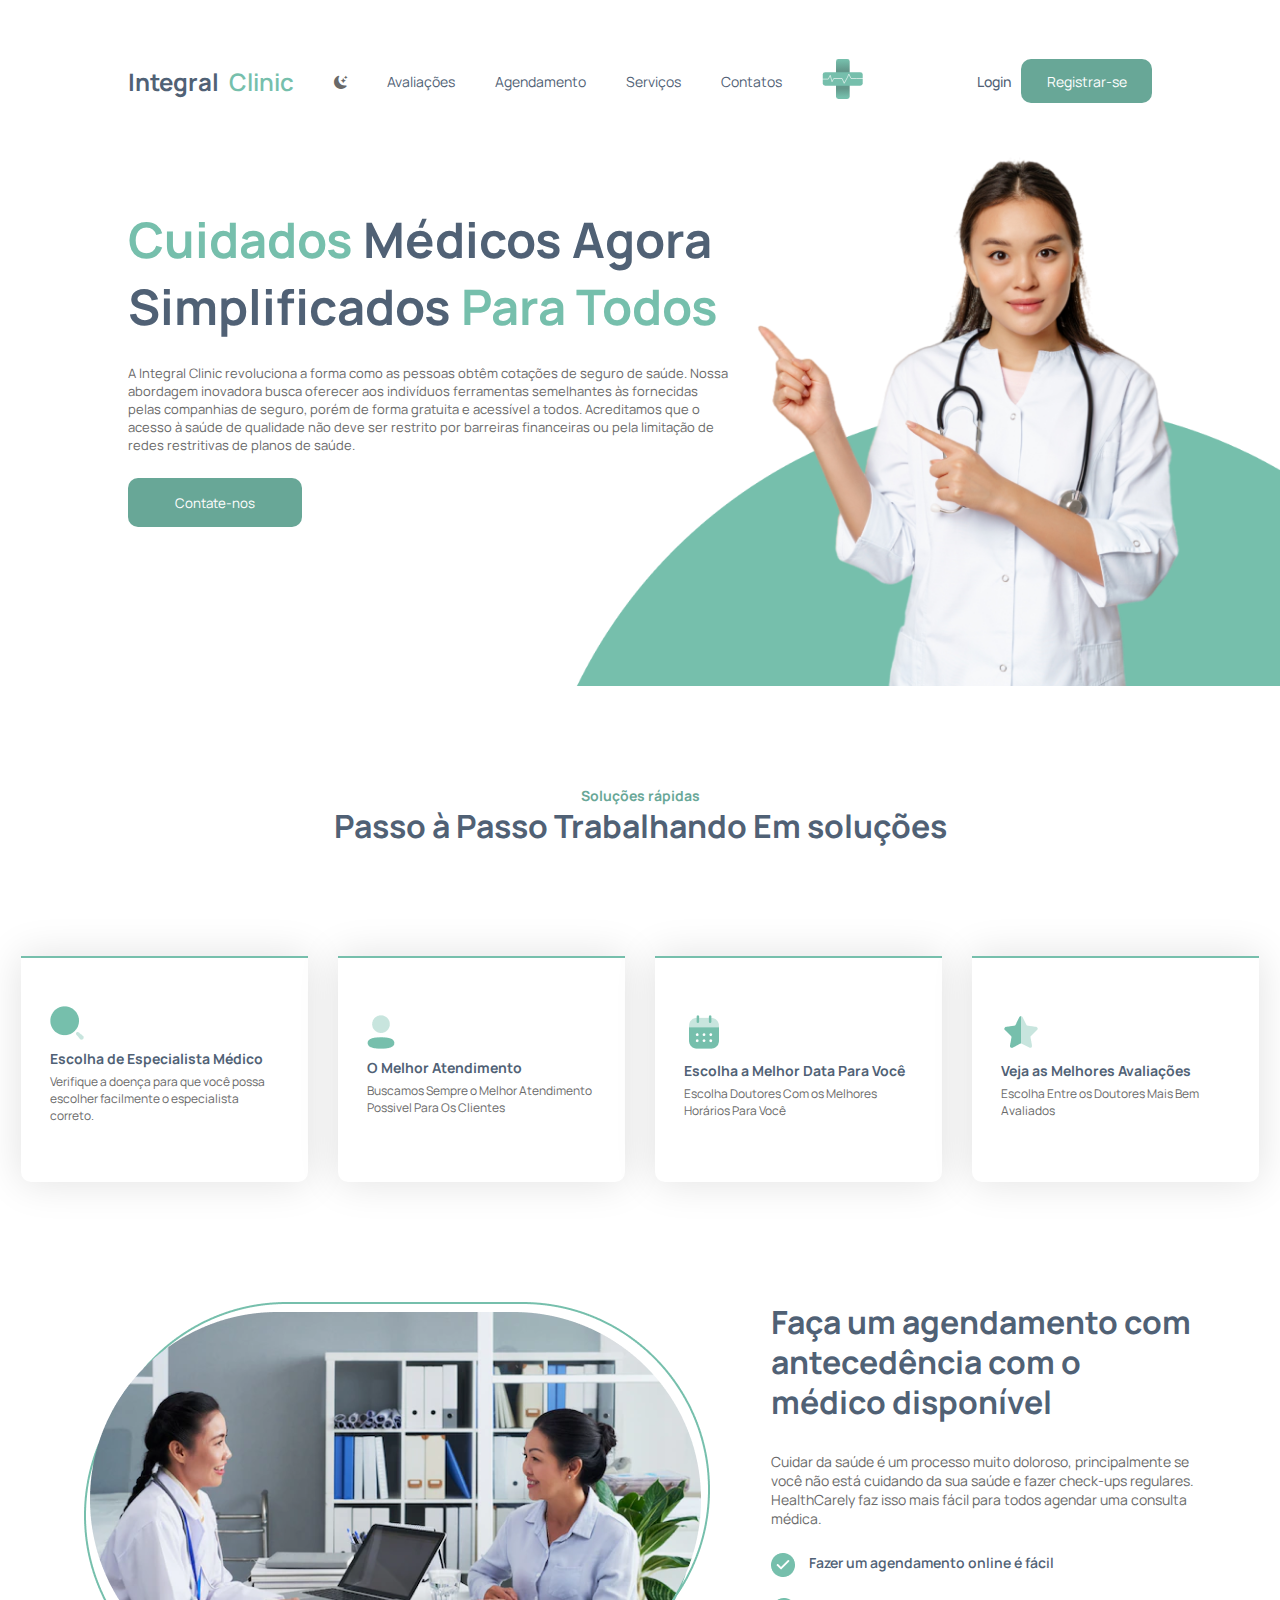
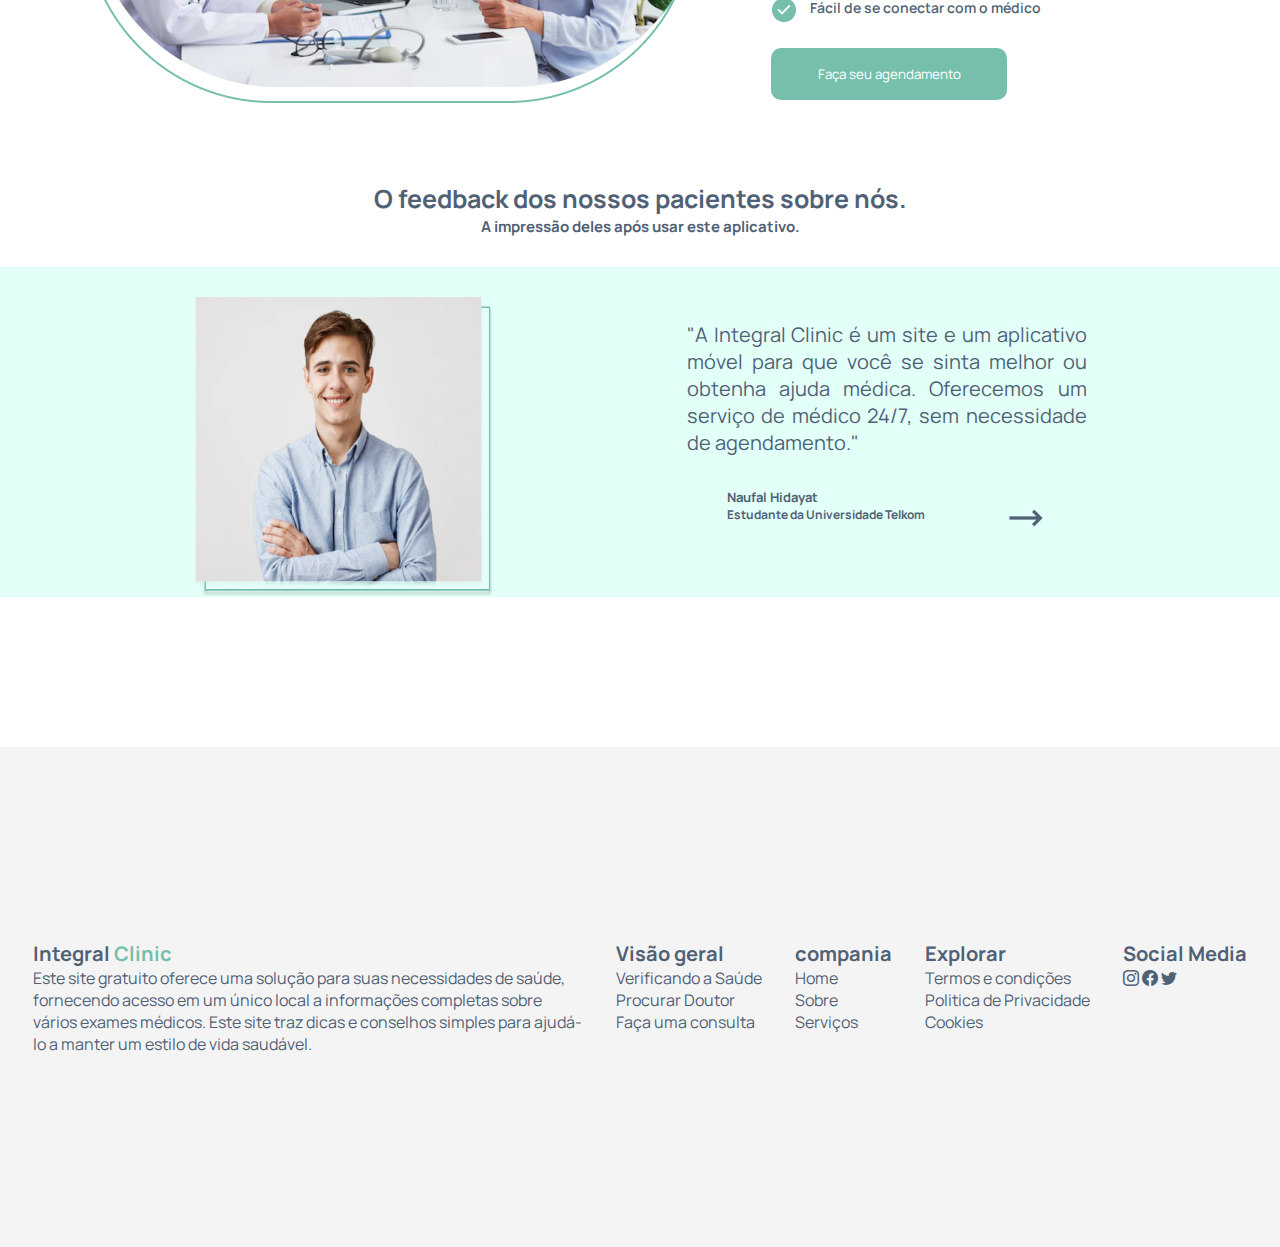
<file: html/index.html>
<!DOCTYPE html>
<html lang="pt-BR">

<head>
    <meta charset="UTF-8">
    <meta http-equiv="X-UA-Compatible" content="IE=edge">
    <meta name="viewport" content="width=device-width, initial-scale=1.0">
    <title>Integral Clinic</title>
    <link rel="shortcut icon" href="/img/224_group.png" type="image/x-icon">

    <!-- Link FONTS -->
    <link rel="preconnect" href="https://fonts.googleapis.com">
    <link rel="preconnect" href="https://fonts.gstatic.com" crossorigin>
    <link href="https://fonts.googleapis.com/css2?family=Manrope:wght@400;500;600;700&display=swap" rel="stylesheet">
    <link rel="preconnect" href="https://fonts.googleapis.com">
    <link rel="preconnect" href="https://fonts.gstatic.com" crossorigin>
    <link href="https://fonts.googleapis.com/css2?family=Manrope:wght@400;700&display=swap" rel="stylesheet">
    <!-- LINK BOOTSRAP -->
    <link rel="stylesheet" href="https://cdn.jsdelivr.net/npm/bootstrap-icons@1.10.5/font/bootstrap-icons.css">

    <!-- Link CSS -->
    <link rel="stylesheet" href="../css/style.css">
    <link rel="stylesheet" href="/css/cotratar.css">
</head>

<body>

    <section id="hero">
        <img class="mulher" src="/img/211_rectangle.png" height="10%" alt="">
        <img class="elipse" src="/img/201_vector.png" height="45%" alt="">

        <div class="content">
            <header>
                <nav class="menu">
                    <div class="menu-mobile">
                        <div class="conteudo-menu-moblie">
                            <ul class="itemMenuMobile">
                                <li><a href="#avaliacoes" class="item-menu">Avaliações</a></li>
                                <li><a href="#agendamento" class="item-menu">Agendamento</a></li>
                                <li><a href="#solucao" class="item-menu">Serviços</a></li>
                                <li><a href="/html/contato.html" class="item-menu">Contatos</a></li>
                            </ul>
                        </div>
                    </div>
                    <div class="container-menu">
                        <ul class="itens-menu">
                            <button id="MobileMenu" type="button"><i
                                    class="bi bi-list menu-burguer activeMenu"></i></button>
                            <li><a href="/html/index.html" class="item-menu logo">Integral <span
                                        class="clinic">Clinic</span></a>
                            </li>
                            <div class="links">
                                <li><button id="darkModeToggle" class="dark-mode-toggle"><i
                                            class="bi bi-moon-stars-fill"></i></button></li>
                                <li><a href="#avaliacoes" class="item-menu">Avaliações</a></li>
                                <li><a href="#agendamento" class="item-menu">Agendamento</a></li>
                                <li><a href="#solucao" class="item-menu">Serviços</a></li>
                                <li><a href="/html/contato.html" class="item-menu">Contatos</a></li>

                            </div>
                            <div class="icon-logo"><img src="/img/Group 6.svg" height="40px" alt="">
                            </div>
                        </ul>
                    </div>


                    <div class="btns-login-register">
                        <div>
                            <button class="login"> <a href="login.html">Login</a> </button>
                        </div>
                        <div>
                            <button class="register">Registrar-se</button>
                        </div>
                    </div>
                </nav>
            </header>
            <div class="info">
                <h1 class="titulo">
                    Cuidados <span class="divisao-titulo">Médicos Agora<br>Simplificados</span> Para Todos
                </h1>
                <p class="text">
                    A Integral Clinic revoluciona a forma como as pessoas obtêm cotações de seguro de saúde. Nossa
                    abordagem inovadora busca oferecer aos indivíduos ferramentas semelhantes às fornecidas pelas
                    companhias de seguro, porém de forma gratuita e acessível a todos.

                    Acreditamos que o acesso à saúde de qualidade não deve ser restrito por barreiras financeiras ou
                    pela limitação de redes restritivas de planos de saúde.

                </p>
                <button class="contate"> <a href="/html/contato.html"> Contate-nos</a></button>
            </div>
            <div class="imagem-mobile"><img src="/img/MobileGrafico.png" alt=""></div>
        </div>
    </section>
    <div class="tudo aberto">

        <div id="solucao" class="solucao">
            <h3>Soluções rápidas</h3>
            <h1>Passo à Passo Trabalhando Em soluções</h1>

        </div>

        <section id="servicos">
            <div class="box1">
                <div class="containerTexto">
                    <img class="lupa" src="../img/156_group.png" alt="lupa">
                    <h1>Escolha de Especialista Médico</h1>
                    <p>Verifique a doença para que você possa escolher facilmente o especialista correto.</p>
                </div>
            </div>
            <div class="box1">
                <div class="containerTexto">
                    <img class="avaliacao" src="../img/165_group.png" alt="">
                    <h1>O Melhor Atendimento</h1>
                    <p>Buscamos Sempre o Melhor Atendimento Possivel Para Os Clientes</p>
                </div>
            </div>
            <div class="box1">
                <div class="containerTexto">
                    <img class="calendario" src="../img/173_instance.png" alt="">
                    <h1>Escolha a Melhor Data Para Você</h1>
                    <p>Escolha Doutores Com os Melhores Horários Para Você </p>
                </div>
            </div>
            <div class="box1">
                <div class="containerTexto">
                    <img class="contatos" src="../img/191_instance.png" alt="">
                    <h1>Veja as Melhores Avaliações</h1>
                    <p>Escolha Entre os Doutores Mais Bem Avaliados</p>
                </div>
            </div>
        </section>

        <section id="agendamento">

            <div class="container">

                <div class="esquerda">
                    <img class="agend" src="/img/101_group.png" alt="">

                </div>

                <div class="direita">


                    <h2 class="text5">Faça um agendamento com antecedência com o médico disponível</h2>


                    <p class="Saude">Cuidar da saúde é um processo muito doloroso, principalmente se você não está
                        cuidando
                        da sua saúde e fazer check-ups regulares. HealthCarely faz isso mais fácil para todos agendar
                        uma
                        consulta médica.</p>

                    <div class="text2-img">
                        <div class="text-img">

                            <img class="corre" src="/img/120_group.png" alt="">
                            <h2 class="especialistas">Fazer um agendamento online é fácil</h2>
                        </div>

                        <div class="text-img">

                            <img class="correto" src="/img/120_group.png" alt="">
                            <h2 class="especialistas">Fácil de se conectar com o médico</h2>
                        </div>

                        <button id="btnagendamento" class="btn" onclick="popUp()">Faça seu agendamento</button>

                    </div>
                </div>
            </div>
        </section>
        <section id="avaliacoes">

            <div class="navFinal">
                <div class="nav_text">
                    <h1>O feedback dos nossos pacientes sobre nós.</h1>
                    <h3>A impressão deles após usar este aplicativo.</h3>
                </div>
            </div>

            <div class="containerFim">
                <img class="homem" src="/img/40_group.png" width="300px" height="300px" alt="">
                <div class="texto2">
                    <p>"A Integral Clinic é um site e um aplicativo móvel para que você se sinta melhor ou obtenha ajuda
                        médica. Oferecemos um serviço de médico 24/7, sem necessidade de agendamento."</p>
                    <div class="textoBaixo">
                        <div class="estudante">
                            <h2>Naufal Hidayat</h2>
                            <h3>Estudante da Universidade Telkom </h3>
                        </div>
                        <div class="seta">
                            <img src="/img/44_instance.png" alt="">
                        </div>
                    </div>

                </div>
            </div>

            <div class="container_2">
                <footer>
                    <div class="texto-footer">
                        <li><a href="/html/index.html" class="logo footer">Integral <span
                                    class="clinic">Clinic</span></a>
                            <p class="content-texto-footer">Este site gratuito oferece uma solução para suas
                                necessidades de saúde, fornecendo acesso em um único local a informações completas sobre
                                vários exames médicos. Este site traz dicas e conselhos simples para ajudá-lo a manter
                                um estilo de vida saudável.</p>
                    </div>

                    <div class="lista-footer">
                        <ul>
                            <li class="subtitulo">Visão geral</li>
                            <li class="itens-lista-footer">Verificando a Saúde</li>
                            <li class="itens-lista-footer">Procurar Doutor</li>
                            <li class="itens-lista-footer">Faça uma consulta</li>
                        </ul>
                    </div>

                    <div class="lista-footer">
                        <ul>
                            <li class="subtitulo">compania</li>
                            <li class="itens-lista-footer">Home</li>
                            <li class="itens-lista-footer">Sobre</li>
                            <li class="itens-lista-footer">Serviços</li>
                        </ul>
                    </div>

                    <div class="lista-footer">
                        <ul>
                            <li class="subtitulo">Explorar</li>
                            <li class="itens-lista-footer">Termos e condições</li>
                            <li class="itens-lista-footer">Politica de Privacidade</li>
                            <li class="itens-lista-footer">Cookies</li>
                        </ul>
                    </div>

                    <div class="socialMedia">
                        <h4 class="subtitulo">
                            Social Media
                        </h4>
                        <div class="icons-redes">
                            <i class="bi bi-instagram socialMediaIcon"></i>
                            <i class="bi bi-facebook socialMediaIcon"></i>
                            <i class="bi bi-twitter socialMediaIcon"></i>
                        </div>
                    </div>

                </footer>
        </section>
    </div>
    <div class="pop-up fechado">
        <div class="conteudo-PopUp">

            <div class="search">
                <button class="open" onclick="popUp()"><i class="close bi bi-x"></i></button>
                <div class="input-search tamanho">
                    <input type="text" name="search-medicos" id="search-medicos"
                        placeholder="Procure por áreas ou doutores" class="search-medicos tamanho">
                    <i class="lupa-icon bi bi-search"></i>
                </div>
                <button class="btn-search tamanho">
                    Procurar
                </button>
            </div>
            <div class="parte-baixo">
                <div class="popUp-esquerda">
                    <div class="colunas">
                        <div class="coluna">
                            <div class="box-medico cima">
                                <div class="box-conteudo">

                                    <div class="descricao-card">
                                        <h6 class="titulo-card">Geral</h6>
                                        <p>Select doctors</p>
                                    </div>
                                    <div class="selecao-card">
                                        <div class="card-doutor">
                                            <div class="foto">
                                                <img src="/img/Novo Projeto.png" height="40px" alt="">
                                            </div>
                                            <div class="info-doutor">
                                                <div>
                                                    <h6 class="nome-doutor">Dr.Lexie</h6>
                                                </div>
                                                <div>
                                                    <p class="area-doutor">Cirurgia geral</p>
                                                </div>
                                            </div>
                                        </div>
                                        <div class="card-doutor">
                                            <div class="foto">
                                                <img src="/img/Novo Projeto.png" height="40px" alt="">
                                            </div>
                                            <div class="info-doutor">
                                                <div>
                                                    <h6 class="nome-doutor">Dr.Lexie</h6>
                                                </div>
                                                <div>
                                                    <p class="area-doutor">Cirurgia geral</p>
                                                </div>
                                            </div>
                                        </div>
                                        <div class="card-doutor">
                                            <div class="foto">
                                                <img src="/img/Novo Projeto.png" height="40px" alt="">
                                            </div>
                                            <div class="info-doutor">
                                                <div>
                                                    <h6 class="nome-doutor">Dr.Lexie</h6>
                                                </div>
                                                <div>
                                                    <p class="area-doutor">Cirurgia geral</p>
                                                </div>
                                            </div>
                                        </div>
                                        <div class="card-doutor">
                                            <div class="foto">
                                                <img src="/img/Novo Projeto.png" height="40px" alt="">
                                            </div>
                                            <div class="info-doutor">
                                                <div>
                                                    <h6 class="nome-doutor">Dr.Lexie</h6>
                                                </div>
                                                <div>
                                                    <p class="area-doutor">Cirurgia geral</p>
                                                </div>
                                            </div>
                                        </div>
                                        <div class="card-doutor">
                                            <div class="foto">
                                                <img src="/img/Novo Projeto.png" height="40px" alt="">
                                            </div>
                                            <div class="info-doutor">
                                                <div>
                                                    <h6 class="nome-doutor">Dr.Lexie</h6>
                                                </div>
                                                <div>
                                                    <p class="area-doutor">Cirurgia geral</p>
                                                </div>
                                            </div>
                                        </div>
                                    </div>
                                    <div class="espaco-arrow">
                                        <i class="arrow bi bi-arrow-down-short"></i>
                                    </div>
                                    <div class="btn-marcar-consulta">
                                        <button class="btn-marcar">Marcar consulta</button>
                                    </div>

                                </div>
                            </div>

                            <div class="box-medico">
                                <div class="box-conteudo">

                                    <div class="descricao-card">
                                        <h6 class="titulo-card">Geral</h6>
                                        <p>Select doctors</p>
                                    </div>
                                    <div class="selecao-card">
                                        <div class="card-doutor">
                                            <div class="foto">
                                                <img src="/img/Novo Projeto.png" height="40px" alt="">
                                            </div>
                                            <div class="info-doutor">
                                                <div>
                                                    <h6 class="nome-doutor">Dr.Lexie</h6>
                                                </div>
                                                <div>
                                                    <p class="area-doutor">Cirurgia geral</p>
                                                </div>
                                            </div>
                                        </div>
                                        <div class="card-doutor">
                                            <div class="foto">
                                                <img src="/img/Novo Projeto.png" height="40px" alt="">
                                            </div>
                                            <div class="info-doutor">
                                                <div>
                                                    <h6 class="nome-doutor">Dr.Lexie</h6>
                                                </div>
                                                <div>
                                                    <p class="area-doutor">Cirurgia geral</p>
                                                </div>
                                            </div>
                                        </div>
                                        <div class="card-doutor">
                                            <div class="foto">
                                                <img src="/img/Novo Projeto.png" height="40px" alt="">
                                            </div>
                                            <div class="info-doutor">
                                                <div>
                                                    <h6 class="nome-doutor">Dr.Lexie</h6>
                                                </div>
                                                <div>
                                                    <p class="area-doutor">Cirurgia geral</p>
                                                </div>
                                            </div>
                                        </div>
                                        <div class="card-doutor">
                                            <div class="foto">
                                                <img src="/img/Novo Projeto.png" height="40px" alt="">
                                            </div>
                                            <div class="info-doutor">
                                                <div>
                                                    <h6 class="nome-doutor">Dr.Lexie</h6>
                                                </div>
                                                <div>
                                                    <p class="area-doutor">Cirurgia geral</p>
                                                </div>
                                            </div>
                                        </div>
                                        <div class="card-doutor">
                                            <div class="foto">
                                                <img src="/img/Novo Projeto.png" height="40px" alt="">
                                            </div>
                                            <div class="info-doutor">
                                                <div>
                                                    <h6 class="nome-doutor">Dr.Lexie</h6>
                                                </div>
                                                <div>
                                                    <p class="area-doutor">Cirurgia geral</p>
                                                </div>
                                            </div>
                                        </div>
                                    </div>
                                    <div class="espaco-arrow">
                                        <i class="arrow bi bi-arrow-down-short"></i>
                                    </div>
                                    <div class="btn-marcar-consulta">
                                        <button class="btn-marcar">Marcar consulta</button>
                                    </div>

                                </div>
                            </div>
                        </div>
                        <div class="coluna">
                            <div class="box-medico cima">
                                <div class="box-conteudo">

                                    <div class="descricao-card">
                                        <h6 class="titulo-card">Geral</h6>
                                        <p>Select doctors</p>
                                    </div>
                                    <div class="selecao-card">
                                        <div class="card-doutor">
                                            <div class="foto">
                                                <img src="/img/Novo Projeto.png" height="40px" alt="">
                                            </div>
                                            <div class="info-doutor">
                                                <div>
                                                    <h6 class="nome-doutor">Dr.Lexie</h6>
                                                </div>
                                                <div>
                                                    <p class="area-doutor">Cirurgia geral</p>
                                                </div>
                                            </div>
                                        </div>
                                        <div class="card-doutor">
                                            <div class="foto">
                                                <img src="/img/Novo Projeto.png" height="40px" alt="">
                                            </div>
                                            <div class="info-doutor">
                                                <div>
                                                    <h6 class="nome-doutor">Dr.Lexie</h6>
                                                </div>
                                                <div>
                                                    <p class="area-doutor">Cirurgia geral</p>
                                                </div>
                                            </div>
                                        </div>
                                        <div class="card-doutor">
                                            <div class="foto">
                                                <img src="/img/Novo Projeto.png" height="40px" alt="">
                                            </div>
                                            <div class="info-doutor">
                                                <div>
                                                    <h6 class="nome-doutor">Dr.Lexie</h6>
                                                </div>
                                                <div>
                                                    <p class="area-doutor">Cirurgia geral</p>
                                                </div>
                                            </div>
                                        </div>
                                        <div class="card-doutor">
                                            <div class="foto">
                                                <img src="/img/Novo Projeto.png" height="40px" alt="">
                                            </div>
                                            <div class="info-doutor">
                                                <div>
                                                    <h6 class="nome-doutor">Dr.Lexie</h6>
                                                </div>
                                                <div>
                                                    <p class="area-doutor">Cirurgia geral</p>
                                                </div>
                                            </div>
                                        </div>
                                        <div class="card-doutor">
                                            <div class="foto">
                                                <img src="/img/Novo Projeto.png" height="40px" alt="">
                                            </div>
                                            <div class="info-doutor">
                                                <div>
                                                    <h6 class="nome-doutor">Dr.Lexie</h6>
                                                </div>
                                                <div>
                                                    <p class="area-doutor">Cirurgia geral</p>
                                                </div>
                                            </div>
                                        </div>
                                    </div>
                                    <div class="espaco-arrow">
                                        <i class="arrow bi bi-arrow-down-short"></i>
                                    </div>
                                    <div class="btn-marcar-consulta">
                                        <button class="btn-marcar">Marcar consulta</button>
                                    </div>

                                </div>
                            </div>

                            <div class="box-medico">
                                <div class="box-conteudo">

                                    <div class="descricao-card">
                                        <h6 class="titulo-card">Geral</h6>
                                        <p>Select doctors</p>
                                    </div>
                                    <div class="selecao-card">
                                        <div class="card-doutor">
                                            <div class="foto">
                                                <img src="/img/Novo Projeto.png" height="40px" alt="">
                                            </div>
                                            <div class="info-doutor">
                                                <div>
                                                    <h6 class="nome-doutor">Dr.Lexie</h6>
                                                </div>
                                                <div>
                                                    <p class="area-doutor">Cirurgia geral</p>
                                                </div>
                                            </div>
                                        </div>
                                        <div class="card-doutor">
                                            <div class="foto">
                                                <img src="/img/Novo Projeto.png" height="40px" alt="">
                                            </div>
                                            <div class="info-doutor">
                                                <div>
                                                    <h6 class="nome-doutor">Dr.Lexie</h6>
                                                </div>
                                                <div>
                                                    <p class="area-doutor">Cirurgia geral</p>
                                                </div>
                                            </div>
                                        </div>
                                        <div class="card-doutor">
                                            <div class="foto">
                                                <img src="/img/Novo Projeto.png" height="40px" alt="">
                                            </div>
                                            <div class="info-doutor">
                                                <div>
                                                    <h6 class="nome-doutor">Dr.Lexie</h6>
                                                </div>
                                                <div>
                                                    <p class="area-doutor">Cirurgia geral</p>
                                                </div>
                                            </div>
                                        </div>
                                        <div class="card-doutor">
                                            <div class="foto">
                                                <img src="/img/Novo Projeto.png" height="40px" alt="">
                                            </div>
                                            <div class="info-doutor">
                                                <div>
                                                    <h6 class="nome-doutor">Dr.Lexie</h6>
                                                </div>
                                                <div>
                                                    <p class="area-doutor">Cirurgia geral</p>
                                                </div>
                                            </div>
                                        </div>
                                        <div class="card-doutor">
                                            <div class="foto">
                                                <img src="/img/Novo Projeto.png" height="40px" alt="">
                                            </div>
                                            <div class="info-doutor">
                                                <div>
                                                    <h6 class="nome-doutor">Dr.Lexie</h6>
                                                </div>
                                                <div>
                                                    <p class="area-doutor">Cirurgia geral</p>
                                                </div>
                                            </div>
                                        </div>
                                    </div>
                                    <div class="espaco-arrow">
                                        <i class="arrow bi bi-arrow-down-short"></i>
                                    </div>
                                    <div class="btn-marcar-consulta">
                                        <button class="btn-marcar">Marcar consulta</button>
                                    </div>

                                </div>
                            </div>
                        </div>
                        <div class="coluna">
                            <div class="box-medico cima">
                                <div class="box-conteudo">

                                    <div class="descricao-card">
                                        <h6 class="titulo-card">Geral</h6>
                                        <p>Select doctors</p>
                                    </div>
                                    <div class="selecao-card">
                                        <div class="card-doutor">
                                            <div class="foto">
                                                <img src="/img/Novo Projeto.png" height="40px" alt="">
                                            </div>
                                            <div class="info-doutor">
                                                <div>
                                                    <h6 class="nome-doutor">Dr.Lexie</h6>
                                                </div>
                                                <div>
                                                    <p class="area-doutor">Cirurgia geral</p>
                                                </div>
                                            </div>
                                        </div>
                                        <div class="card-doutor">
                                            <div class="foto">
                                                <img src="/img/Novo Projeto.png" height="40px" alt="">
                                            </div>
                                            <div class="info-doutor">
                                                <div>
                                                    <h6 class="nome-doutor">Dr.Lexie</h6>
                                                </div>
                                                <div>
                                                    <p class="area-doutor">Cirurgia geral</p>
                                                </div>
                                            </div>
                                        </div>
                                        <div class="card-doutor">
                                            <div class="foto">
                                                <img src="/img/Novo Projeto.png" height="40px" alt="">
                                            </div>
                                            <div class="info-doutor">
                                                <div>
                                                    <h6 class="nome-doutor">Dr.Lexie</h6>
                                                </div>
                                                <div>
                                                    <p class="area-doutor">Cirurgia geral</p>
                                                </div>
                                            </div>
                                        </div>
                                        <div class="card-doutor">
                                            <div class="foto">
                                                <img src="/img/Novo Projeto.png" height="40px" alt="">
                                            </div>
                                            <div class="info-doutor">
                                                <div>
                                                    <h6 class="nome-doutor">Dr.Lexie</h6>
                                                </div>
                                                <div>
                                                    <p class="area-doutor">Cirurgia geral</p>
                                                </div>
                                            </div>
                                        </div>
                                        <div class="card-doutor">
                                            <div class="foto">
                                                <img src="/img/Novo Projeto.png" height="40px" alt="">
                                            </div>
                                            <div class="info-doutor">
                                                <div>
                                                    <h6 class="nome-doutor">Dr.Lexie</h6>
                                                </div>
                                                <div>
                                                    <p class="area-doutor">Cirurgia geral</p>
                                                </div>
                                            </div>
                                        </div>
                                    </div>
                                    <div class="espaco-arrow">
                                        <i class="arrow bi bi-arrow-down-short"></i>
                                    </div>
                                    <div class="btn-marcar-consulta">
                                        <button class="btn-marcar">Marcar consulta</button>
                                    </div>

                                </div>
                            </div>

                            <div class="box-medico">
                                <div class="box-conteudo">

                                    <div class="descricao-card">
                                        <h6 class="titulo-card">Geral</h6>
                                        <p>Select doctors</p>
                                    </div>
                                    <div class="selecao-card">
                                        <div class="card-doutor">
                                            <div class="foto">
                                                <img src="/img/Novo Projeto.png" height="40px" alt="">
                                            </div>
                                            <div class="info-doutor">
                                                <div>
                                                    <h6 class="nome-doutor">Dr.Lexie</h6>
                                                </div>
                                                <div>
                                                    <p class="area-doutor">Cirurgia geral</p>
                                                </div>
                                            </div>
                                        </div>
                                        <div class="card-doutor">
                                            <div class="foto">
                                                <img src="/img/Novo Projeto.png" height="40px" alt="">
                                            </div>
                                            <div class="info-doutor">
                                                <div>
                                                    <h6 class="nome-doutor">Dr.Lexie</h6>
                                                </div>
                                                <div>
                                                    <p class="area-doutor">Cirurgia geral</p>
                                                </div>
                                            </div>
                                        </div>
                                        <div class="card-doutor">
                                            <div class="foto">
                                                <img src="/img/Novo Projeto.png" height="40px" alt="">
                                            </div>
                                            <div class="info-doutor">
                                                <div>
                                                    <h6 class="nome-doutor">Dr.Lexie</h6>
                                                </div>
                                                <div>
                                                    <p class="area-doutor">Cirurgia geral</p>
                                                </div>
                                            </div>
                                        </div>
                                        <div class="card-doutor">
                                            <div class="foto">
                                                <img src="/img/Novo Projeto.png" height="40px" alt="">
                                            </div>
                                            <div class="info-doutor">
                                                <div>
                                                    <h6 class="nome-doutor">Dr.Lexie</h6>
                                                </div>
                                                <div>
                                                    <p class="area-doutor">Cirurgia geral</p>
                                                </div>
                                            </div>
                                        </div>
                                        <div class="card-doutor">
                                            <div class="foto">
                                                <img src="/img/Novo Projeto.png" height="40px" alt="">
                                            </div>
                                            <div class="info-doutor">
                                                <div>
                                                    <h6 class="nome-doutor">Dr.Lexie</h6>
                                                </div>
                                                <div>
                                                    <p class="area-doutor">Cirurgia geral</p>
                                                </div>
                                            </div>
                                        </div>
                                    </div>
                                    <div class="espaco-arrow">
                                        <i class="arrow bi bi-arrow-down-short"></i>
                                    </div>
                                    <div class="btn-marcar-consulta">
                                        <button class="btn-marcar">Marcar consulta</button>
                                    </div>

                                </div>
                            </div>
                        </div>
                    </div>
                </div>
                <div class="popUp-direita">
                    <div class="box-conteudo">
                        <div class="distancia">
                            <div class="titulo-distancia">
                                <h6>Distancia</h6>
                            </div>
                            <div class="swipe">
                                <div class="circulo esquerda"></div>
                                <input type="range" name="distancia" id="distancia" min="1" max="300" value="150"
                                    step="1">
                                <div class="circulo direita"></div>
                            </div>
                            <div class="valores">
                                <div class="esquerda">1Km</div>
                                <div class="direita">+300Km</div>
                            </div>
                        </div>
                        <div class="generos">
                            <form>
                                <div class="doutores">Doutores</div>

                                <div class="mulher-check check">
                                    <input type="checkbox" name="mulher" id="mulher">
                                    <label for="mulher">Mulher</label>
                                </div>
                                <div class="homem-check check">
                                    <input type="checkbox" name="homem" id="homem">
                                    <label for="homem">Homems</label>
                                </div>
                                <div class="ambos-check check">
                                    <input type="checkbox" name="ambos" id="ambos">
                                    <label for="ambos">ambos</label>
                                </div>
                            </form>
                        </div>
                        <div class="selecao-areas">
                            <h6>Àreas</h6>
                            <form>
                                <div class="fileira primeiro">
                                    <div class="btn-area" onclick="select(event)">Geral</div>
                                    <div class="btn-area" onclick="select(event)">Cardiologia</div>
                                </div>
                                <div class="fileira segundo">
                                    <div class="btn-area" onclick="select(event)">Geral</div>
                                    <div class="btn-area" onclick="select(event)">Cardiologia</div>
                                </div>
                                <div class="fileira terceiro">
                                    <div class="btn-area" onclick="select(event)">Geral</div>
                                    <div class="btn-area" onclick="select(event)">Cardiologia</div>
                                </div>
                            </form>

                            <button class="aplicar">Aplicar Filtros <img src="/img/564_group.png" alt=""></button>
                        </div>
                        <div class="buotoes-filtro"></div>
                    </div>
                </div>
            </div>
        </div>
        </section>


    </div>
    <!-- LINK JS -->
    <script src="/js/script.js"></script>
    <script src="/js/contratar.js"></script>
</body>

</html>
</file>
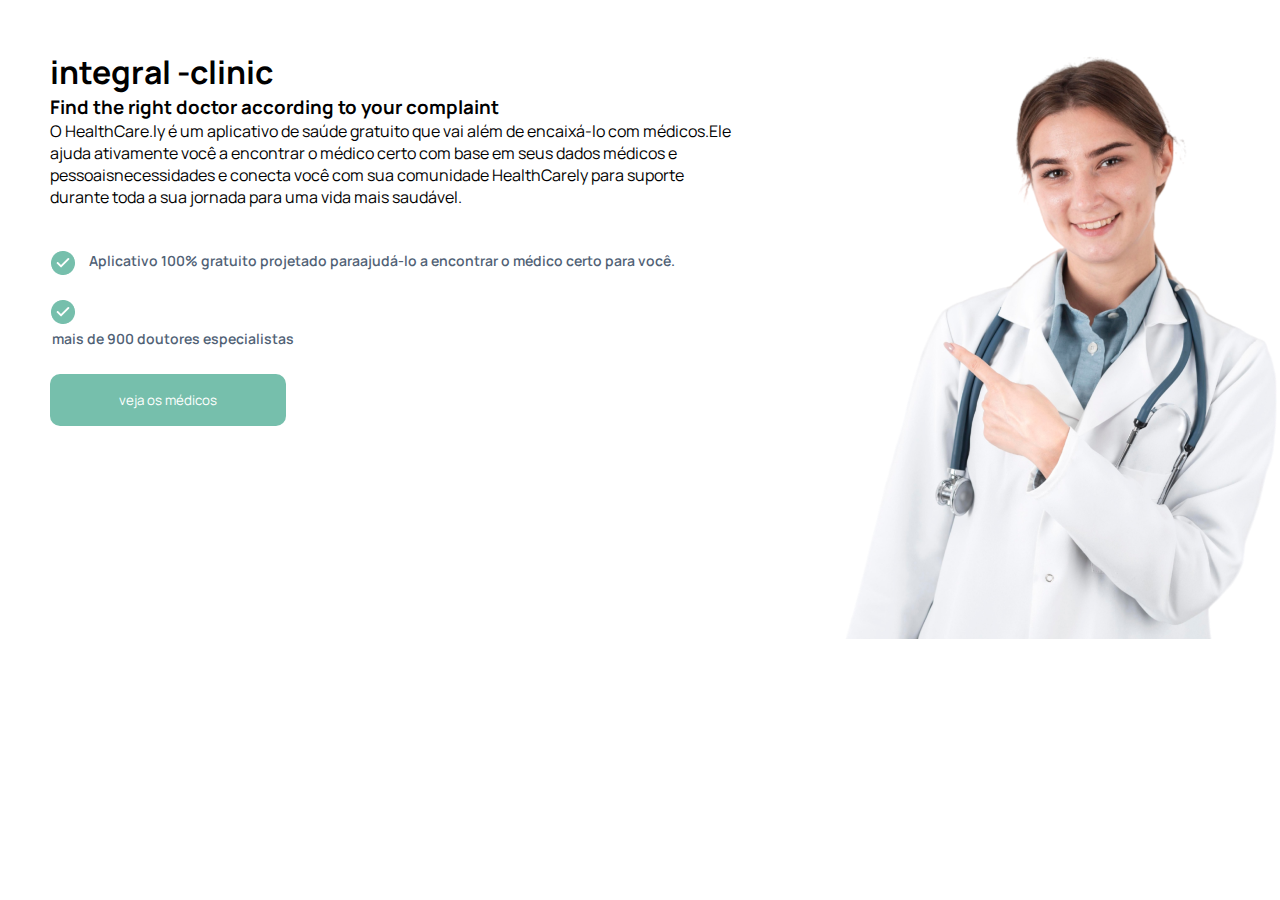
<file: galeria.html>
<!DOCTYPE html>
<html lang="bt-br">

<head>
    <meta charset="UTF-8">
    <meta http-equiv="X-UA-Compatible" content="IE=edge">
    <meta name="viewport" content="width=device-width, initial-scale=1.0">
    <title>Document</title>
    <link rel="stylesheet" href="css/style.css">
    <link rel="preconnect" href="https://fonts.googleapis.com">
    <link rel="preconnect" href="https://fonts.gstatic.com" crossorigin>
    <link href="https://fonts.googleapis.com/css2?family=Manrope:wght@400;600;700&display=swap" rel="stylesheet">

</head>

<body>
    <div class="container">
        <div class="esquerda">
            <h1 class="logo">integral <span>-clinic</span></h1>
            <h3>Find the right doctor according
                to your complaint</h3>
            <p class="text">O HealthCare.ly é um aplicativo de saúde gratuito que vai além de encaixá-lo com médicos.Ele
                ajuda ativamente você a encontrar o médico certo com base em seus dados médicos e pessoaisnecessidades e
                conecta você com sua comunidade HealthCarely para suporte durante toda a sua jornada para uma vida mais
                saudável.</p>
            <br>
            <div class="text-img">
               
                <img class="correto" src="/css/img/120_group.png" alt="">
                <h2 class="especialistas">Aplicativo 100% gratuito projetado paraajudá-lo a encontrar o médico certo para você.</h2>
            </div>

            <div class="text2-img">
           
            <img class="correto" src="/css/img/120_group.png" alt="">
            <h2 class="especialistas">mais de 900 doutores especialistas</h2>
            </div>
           
            <div class="button">
                <button type="button" class="btn">veja os médicos</button>
            </div>
            
        </div>
        <div class="direita">
            <div class="circulo-verde"></div>
            <img class="medica" src="css/img/128_rectangle.png" alt="">




        </div>

    </div>
</body>

</html>
</file>
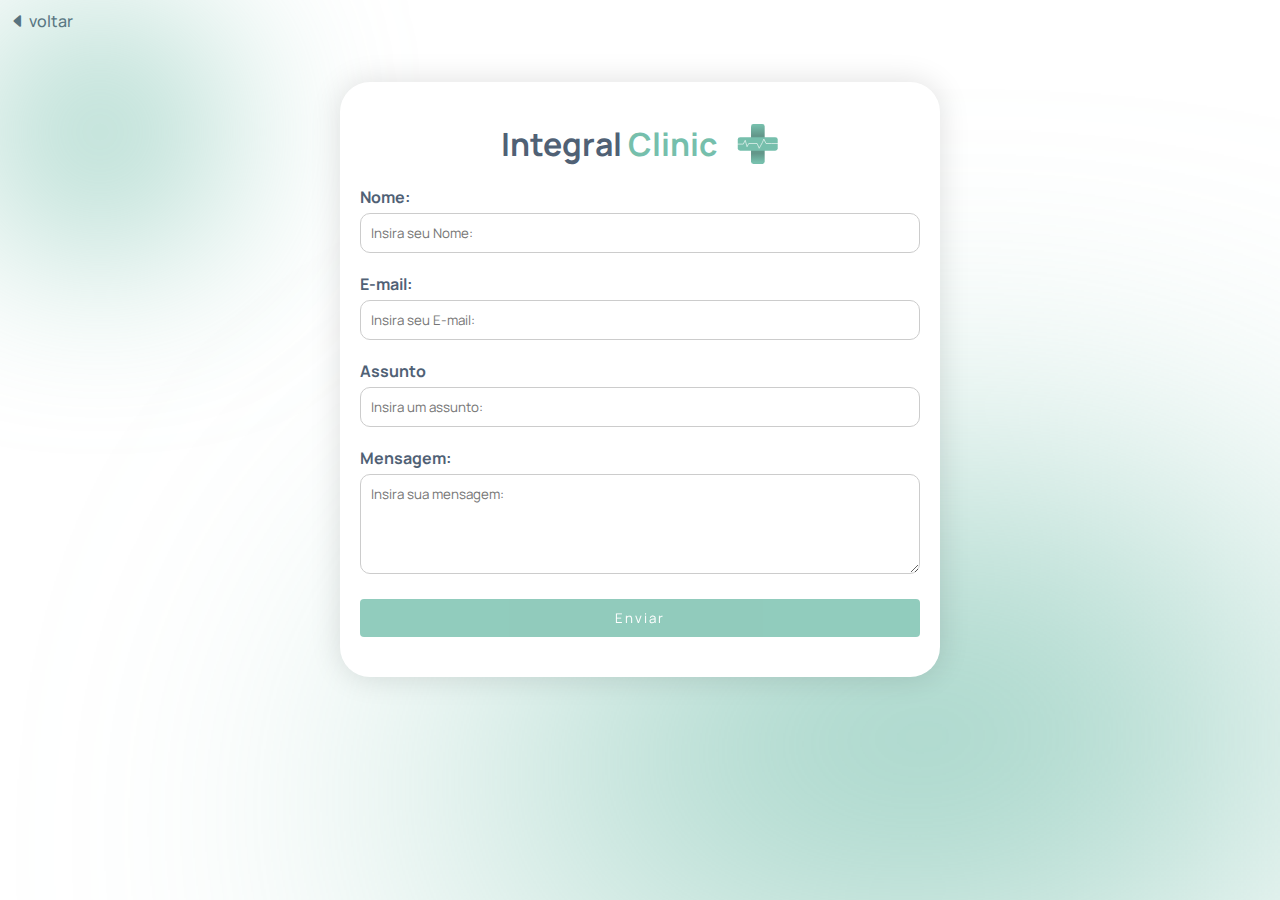
<file: html/contato.html>
<!DOCTYPE html>
<html lang="pt-br">

<head>
  <meta charset="UTF-8">
  <meta http-equiv="X-UA-Compatible" content="IE=edge">
  <meta name="viewport" content="width=device-width, initial-scale=1.0">
  <title>Contato</title>
  <link rel="stylesheet" href="../css/contato.css">
  <link rel="preconnect" href="https://fonts.googleapis.com">
  <link rel="preconnect" href="https://fonts.gstatic.com" crossorigin>
  <link href="https://fonts.googleapis.com/css2?family=Manrope&display=swap" rel="stylesheet">
  <link rel="stylesheet" href="https://cdn.jsdelivr.net/npm/bootstrap-icons@1.10.5/font/bootstrap-icons.css">

</head>

<body>

  <div class="voltar" id="voltar">
    <a href="/html/index.html">
        <i class="bi bi-caret-left-fill"></i>
        voltar
    </a>
</div>

  <img src="/img/201_vector.png" alt="" class="blur">
  <div class="blur2"></div>

  <div class="container">
    
    <div class="container1">
      <div class="logo">
        <img class="logo-img" src="/img/Group 6.svg" alt="">
        <h1>Integral <span>Clinic</span></h1>
      </div>
      <form class="contact-form">
        <div class="form-group">
          <label for="name">Nome:</label>
          <input type="text" id="name" name="name" required placeholder="Insira seu Nome:">
        </div>
        <div class="form-group">
          <label for="email">E-mail:</label>
          <input type="email" id="email" name="email" required placeholder="Insira seu E-mail:">
        </div>
        <div class="form-group">
          <label for="assunto">Assunto</label>
          <input type="text" id="assunto" name="assunto" required placeholder="Insira um assunto: " />
        </div>
        <div class="form-group">
          <label for="message">Mensagem:</label>
          <textarea id="message" name="message" required placeholder="Insira sua mensagem: "></textarea>
        </div>
        <div class="form-group">
          <button type="submit">Enviar</button>
        </div>
      </form>
    </div>
  </div>

  <script src="../js/contato.js"></script>
</body>

</html>
</file>
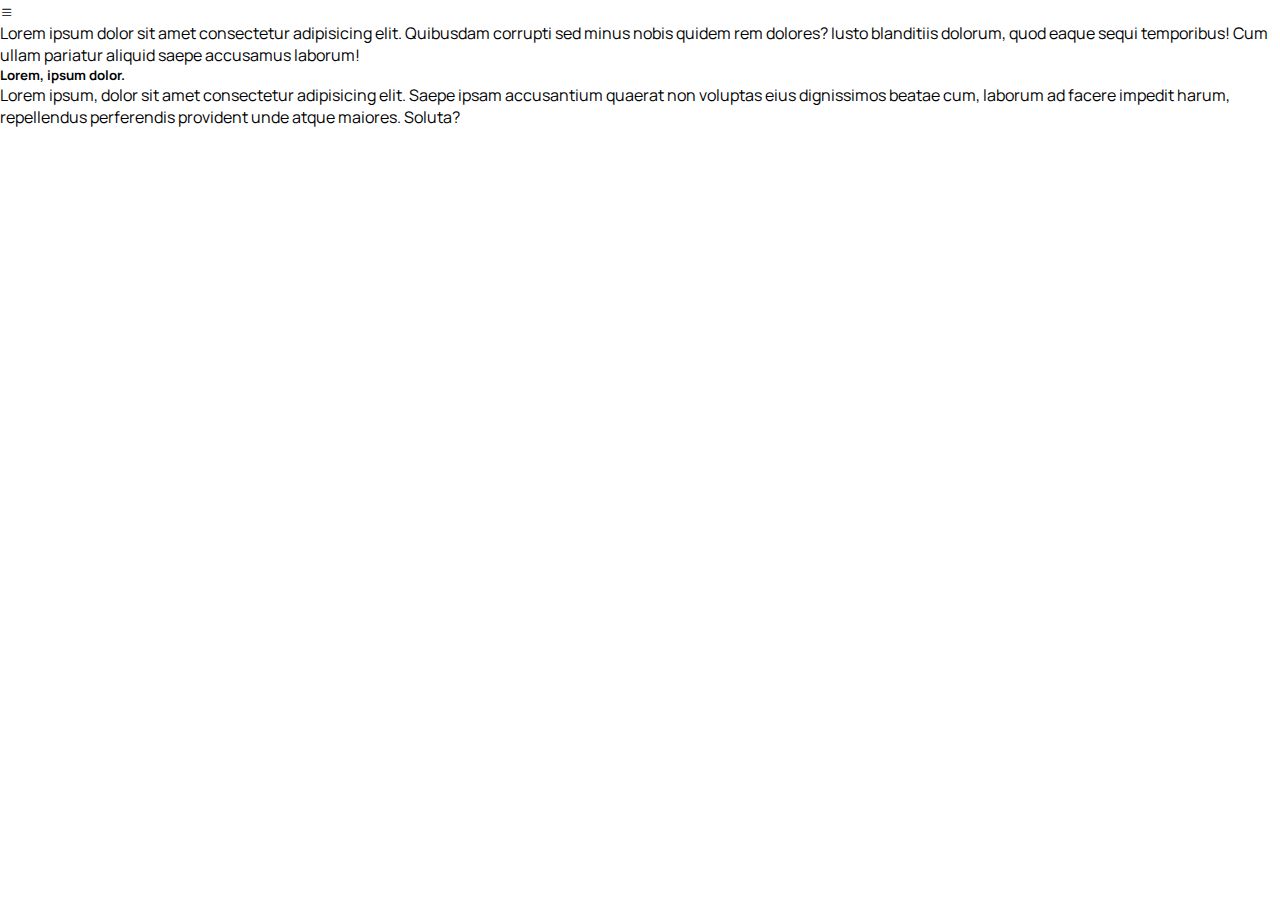
<file: html/contratar.html>
<!DOCTYPE html>
<html lang="pt-BR">

<head>
    <meta charset="UTF-8">
    <meta http-equiv="X-UA-Compatible" content="IE=edge">
    <meta name="viewport" content="width=device-width, initial-scale=1.0">
    <title>Integral Clinic</title>
    <link rel="shortcut icon" href="/img/224_group.png" type="image/x-icon">
    <!-- Link FONTS -->
    <link rel="preconnect" href="https://fonts.googleapis.com">
    <link rel="preconnect" href="https://fonts.gstatic.com" crossorigin>
    <link href="https://fonts.googleapis.com/css2?family=Manrope:wght@400;500;600;700&display=swap" rel="stylesheet">
    <link rel="preconnect" href="https://fonts.googleapis.com">
    <link rel="preconnect" href="https://fonts.gstatic.com" crossorigin>
    <link href="https://fonts.googleapis.com/css2?family=Manrope:wght@400;700&display=swap" rel="stylesheet">
    <!-- LINK BOOTSRAP -->
    <link href="https://cdn.jsdelivr.net/npm/bootstrap@5.3.0/dist/css/bootstrap.min.css" rel="stylesheet"
        integrity="sha384-9ndCyUaIbzAi2FUVXJi0CjmCapSmO7SnpJef0486qhLnuZ2cdeRhO02iuK6FUUVM" crossorigin="anonymous">
    <link rel="stylesheet" href="https://cdn.jsdelivr.net/npm/bootstrap-icons@1.10.5/font/bootstrap-icons.css">

    <!-- Link CSS -->
    <link rel="stylesheet" href="/css/cotratar.css">
</head>

<body>


    <div class="tudo aberto">

        <button class="open" onclick="popUp()"><i class="bi bi-list"></i></button>
        <p>Lorem ipsum dolor sit amet consectetur adipisicing elit. Quibusdam corrupti sed minus nobis quidem rem
            dolores? Iusto blanditiis dolorum, quod eaque sequi temporibus! Cum ullam pariatur aliquid saepe accusamus
            laborum!</p>

        <h5>Lorem, ipsum dolor.</h5>

        <p>Lorem ipsum, dolor sit amet consectetur adipisicing elit. Saepe ipsam accusantium quaerat non voluptas eius
            dignissimos beatae cum, laborum ad facere impedit harum, repellendus perferendis provident unde atque
            maiores. Soluta?</p>
    </div>
    <div class="pop-up fechado">
        <div class="conteudo-PopUp">

            <div class="search">
                <button class="open" onclick="popUp()"><i class="close bi bi-x"></i></button>
                <div class="input-search tamanho">
                    <input type="text" name="search-medicos" id="search-medicos"
                        placeholder="Procure por áreas ou doutores" class="search-medicos tamanho">
                    <i class="lupa-icon bi bi-search"></i>
                </div>
                <button class="btn-search tamanho">
                    Procurar
                </button>
            </div>
            <div class="parte-baixo">
                <div class="popUp-esquerda">
                    <div class="colunas">
                        <div class="coluna">
                            <div class="box-medico cima">
                                <div class="box-conteudo">

                                    <div class="descricao-card">
                                        <h6 class="titulo-card">Geral</h6>
                                        <p>Select doctors</p>
                                    </div>
                                    <div class="selecao-card">
                                        <div class="card-doutor">
                                            <div class="foto">
                                                <img src="/img/Novo Projeto.png" height="40px" alt="">
                                            </div>
                                            <div class="info-doutor">
                                                <div>
                                                    <h6 class="nome-doutor">Dr.Lexie</h6>
                                                </div>
                                                <div>
                                                    <p class="area-doutor">Cirurgia geral</p>
                                                </div>
                                            </div>
                                        </div>
                                        <div class="card-doutor">
                                            <div class="foto">
                                                <img src="/img/Novo Projeto.png" height="40px" alt="">
                                            </div>
                                            <div class="info-doutor">
                                                <div>
                                                    <h6 class="nome-doutor">Dr.Lexie</h6>
                                                </div>
                                                <div>
                                                    <p class="area-doutor">Cirurgia geral</p>
                                                </div>
                                            </div>
                                        </div>
                                        <div class="card-doutor">
                                            <div class="foto">
                                                <img src="/img/Novo Projeto.png" height="40px" alt="">
                                            </div>
                                            <div class="info-doutor">
                                                <div>
                                                    <h6 class="nome-doutor">Dr.Lexie</h6>
                                                </div>
                                                <div>
                                                    <p class="area-doutor">Cirurgia geral</p>
                                                </div>
                                            </div>
                                        </div>
                                        <div class="card-doutor">
                                            <div class="foto">
                                                <img src="/img/Novo Projeto.png" height="40px" alt="">
                                            </div>
                                            <div class="info-doutor">
                                                <div>
                                                    <h6 class="nome-doutor">Dr.Lexie</h6>
                                                </div>
                                                <div>
                                                    <p class="area-doutor">Cirurgia geral</p>
                                                </div>
                                            </div>
                                        </div>
                                        <div class="card-doutor">
                                            <div class="foto">
                                                <img src="/img/Novo Projeto.png" height="40px" alt="">
                                            </div>
                                            <div class="info-doutor">
                                                <div>
                                                    <h6 class="nome-doutor">Dr.Lexie</h6>
                                                </div>
                                                <div>
                                                    <p class="area-doutor">Cirurgia geral</p>
                                                </div>
                                            </div>
                                        </div>
                                    </div>
                                    <div class="espaco-arrow">
                                        <i class="arrow bi bi-arrow-down-short"></i>
                                    </div>
                                    <div class="btn-marcar-consulta">
                                        <button class="btn-marcar">Marcar consulta</button>
                                    </div>

                                </div>
                            </div>

                            <div class="box-medico">
                                <div class="box-conteudo">

                                    <div class="descricao-card">
                                        <h6 class="titulo-card">Geral</h6>
                                        <p>Select doctors</p>
                                    </div>
                                    <div class="selecao-card">
                                        <div class="card-doutor">
                                            <div class="foto">
                                                <img src="/img/Novo Projeto.png" height="40px" alt="">
                                            </div>
                                            <div class="info-doutor">
                                                <div>
                                                    <h6 class="nome-doutor">Dr.Lexie</h6>
                                                </div>
                                                <div>
                                                    <p class="area-doutor">Cirurgia geral</p>
                                                </div>
                                            </div>
                                        </div>
                                        <div class="card-doutor">
                                            <div class="foto">
                                                <img src="/img/Novo Projeto.png" height="40px" alt="">
                                            </div>
                                            <div class="info-doutor">
                                                <div>
                                                    <h6 class="nome-doutor">Dr.Lexie</h6>
                                                </div>
                                                <div>
                                                    <p class="area-doutor">Cirurgia geral</p>
                                                </div>
                                            </div>
                                        </div>
                                        <div class="card-doutor">
                                            <div class="foto">
                                                <img src="/img/Novo Projeto.png" height="40px" alt="">
                                            </div>
                                            <div class="info-doutor">
                                                <div>
                                                    <h6 class="nome-doutor">Dr.Lexie</h6>
                                                </div>
                                                <div>
                                                    <p class="area-doutor">Cirurgia geral</p>
                                                </div>
                                            </div>
                                        </div>
                                        <div class="card-doutor">
                                            <div class="foto">
                                                <img src="/img/Novo Projeto.png" height="40px" alt="">
                                            </div>
                                            <div class="info-doutor">
                                                <div>
                                                    <h6 class="nome-doutor">Dr.Lexie</h6>
                                                </div>
                                                <div>
                                                    <p class="area-doutor">Cirurgia geral</p>
                                                </div>
                                            </div>
                                        </div>
                                        <div class="card-doutor">
                                            <div class="foto">
                                                <img src="/img/Novo Projeto.png" height="40px" alt="">
                                            </div>
                                            <div class="info-doutor">
                                                <div>
                                                    <h6 class="nome-doutor">Dr.Lexie</h6>
                                                </div>
                                                <div>
                                                    <p class="area-doutor">Cirurgia geral</p>
                                                </div>
                                            </div>
                                        </div>
                                    </div>
                                    <div class="espaco-arrow">
                                        <i class="arrow bi bi-arrow-down-short"></i>
                                    </div>
                                    <div class="btn-marcar-consulta">
                                        <button class="btn-marcar">Marcar consulta</button>
                                    </div>

                                </div>
                            </div>
                        </div>
                        <div class="coluna">
                            <div class="box-medico cima">
                                <div class="box-conteudo">

                                    <div class="descricao-card">
                                        <h6 class="titulo-card">Geral</h6>
                                        <p>Select doctors</p>
                                    </div>
                                    <div class="selecao-card">
                                        <div class="card-doutor">
                                            <div class="foto">
                                                <img src="/img/Novo Projeto.png" height="40px" alt="">
                                            </div>
                                            <div class="info-doutor">
                                                <div>
                                                    <h6 class="nome-doutor">Dr.Lexie</h6>
                                                </div>
                                                <div>
                                                    <p class="area-doutor">Cirurgia geral</p>
                                                </div>
                                            </div>
                                        </div>
                                        <div class="card-doutor">
                                            <div class="foto">
                                                <img src="/img/Novo Projeto.png" height="40px" alt="">
                                            </div>
                                            <div class="info-doutor">
                                                <div>
                                                    <h6 class="nome-doutor">Dr.Lexie</h6>
                                                </div>
                                                <div>
                                                    <p class="area-doutor">Cirurgia geral</p>
                                                </div>
                                            </div>
                                        </div>
                                        <div class="card-doutor">
                                            <div class="foto">
                                                <img src="/img/Novo Projeto.png" height="40px" alt="">
                                            </div>
                                            <div class="info-doutor">
                                                <div>
                                                    <h6 class="nome-doutor">Dr.Lexie</h6>
                                                </div>
                                                <div>
                                                    <p class="area-doutor">Cirurgia geral</p>
                                                </div>
                                            </div>
                                        </div>
                                        <div class="card-doutor">
                                            <div class="foto">
                                                <img src="/img/Novo Projeto.png" height="40px" alt="">
                                            </div>
                                            <div class="info-doutor">
                                                <div>
                                                    <h6 class="nome-doutor">Dr.Lexie</h6>
                                                </div>
                                                <div>
                                                    <p class="area-doutor">Cirurgia geral</p>
                                                </div>
                                            </div>
                                        </div>
                                        <div class="card-doutor">
                                            <div class="foto">
                                                <img src="/img/Novo Projeto.png" height="40px" alt="">
                                            </div>
                                            <div class="info-doutor">
                                                <div>
                                                    <h6 class="nome-doutor">Dr.Lexie</h6>
                                                </div>
                                                <div>
                                                    <p class="area-doutor">Cirurgia geral</p>
                                                </div>
                                            </div>
                                        </div>
                                    </div>
                                    <div class="espaco-arrow">
                                        <i class="arrow bi bi-arrow-down-short"></i>
                                    </div>
                                    <div class="btn-marcar-consulta">
                                        <button class="btn-marcar">Marcar consulta</button>
                                    </div>

                                </div>
                            </div>

                            <div class="box-medico">
                                <div class="box-conteudo">

                                    <div class="descricao-card">
                                        <h6 class="titulo-card">Geral</h6>
                                        <p>Select doctors</p>
                                    </div>
                                    <div class="selecao-card">
                                        <div class="card-doutor">
                                            <div class="foto">
                                                <img src="/img/Novo Projeto.png" height="40px" alt="">
                                            </div>
                                            <div class="info-doutor">
                                                <div>
                                                    <h6 class="nome-doutor">Dr.Lexie</h6>
                                                </div>
                                                <div>
                                                    <p class="area-doutor">Cirurgia geral</p>
                                                </div>
                                            </div>
                                        </div>
                                        <div class="card-doutor">
                                            <div class="foto">
                                                <img src="/img/Novo Projeto.png" height="40px" alt="">
                                            </div>
                                            <div class="info-doutor">
                                                <div>
                                                    <h6 class="nome-doutor">Dr.Lexie</h6>
                                                </div>
                                                <div>
                                                    <p class="area-doutor">Cirurgia geral</p>
                                                </div>
                                            </div>
                                        </div>
                                        <div class="card-doutor">
                                            <div class="foto">
                                                <img src="/img/Novo Projeto.png" height="40px" alt="">
                                            </div>
                                            <div class="info-doutor">
                                                <div>
                                                    <h6 class="nome-doutor">Dr.Lexie</h6>
                                                </div>
                                                <div>
                                                    <p class="area-doutor">Cirurgia geral</p>
                                                </div>
                                            </div>
                                        </div>
                                        <div class="card-doutor">
                                            <div class="foto">
                                                <img src="/img/Novo Projeto.png" height="40px" alt="">
                                            </div>
                                            <div class="info-doutor">
                                                <div>
                                                    <h6 class="nome-doutor">Dr.Lexie</h6>
                                                </div>
                                                <div>
                                                    <p class="area-doutor">Cirurgia geral</p>
                                                </div>
                                            </div>
                                        </div>
                                        <div class="card-doutor">
                                            <div class="foto">
                                                <img src="/img/Novo Projeto.png" height="40px" alt="">
                                            </div>
                                            <div class="info-doutor">
                                                <div>
                                                    <h6 class="nome-doutor">Dr.Lexie</h6>
                                                </div>
                                                <div>
                                                    <p class="area-doutor">Cirurgia geral</p>
                                                </div>
                                            </div>
                                        </div>
                                    </div>
                                    <div class="espaco-arrow">
                                        <i class="arrow bi bi-arrow-down-short"></i>
                                    </div>
                                    <div class="btn-marcar-consulta">
                                        <button class="btn-marcar">Marcar consulta</button>
                                    </div>

                                </div>
                            </div>
                        </div>
                        <div class="coluna">
                            <div class="box-medico cima">
                                <div class="box-conteudo">

                                    <div class="descricao-card">
                                        <h6 class="titulo-card">Geral</h6>
                                        <p>Select doctors</p>
                                    </div>
                                    <div class="selecao-card">
                                        <div class="card-doutor">
                                            <div class="foto">
                                                <img src="/img/Novo Projeto.png" height="40px" alt="">
                                            </div>
                                            <div class="info-doutor">
                                                <div>
                                                    <h6 class="nome-doutor">Dr.Lexie</h6>
                                                </div>
                                                <div>
                                                    <p class="area-doutor">Cirurgia geral</p>
                                                </div>
                                            </div>
                                        </div>
                                        <div class="card-doutor">
                                            <div class="foto">
                                                <img src="/img/Novo Projeto.png" height="40px" alt="">
                                            </div>
                                            <div class="info-doutor">
                                                <div>
                                                    <h6 class="nome-doutor">Dr.Lexie</h6>
                                                </div>
                                                <div>
                                                    <p class="area-doutor">Cirurgia geral</p>
                                                </div>
                                            </div>
                                        </div>
                                        <div class="card-doutor">
                                            <div class="foto">
                                                <img src="/img/Novo Projeto.png" height="40px" alt="">
                                            </div>
                                            <div class="info-doutor">
                                                <div>
                                                    <h6 class="nome-doutor">Dr.Lexie</h6>
                                                </div>
                                                <div>
                                                    <p class="area-doutor">Cirurgia geral</p>
                                                </div>
                                            </div>
                                        </div>
                                        <div class="card-doutor">
                                            <div class="foto">
                                                <img src="/img/Novo Projeto.png" height="40px" alt="">
                                            </div>
                                            <div class="info-doutor">
                                                <div>
                                                    <h6 class="nome-doutor">Dr.Lexie</h6>
                                                </div>
                                                <div>
                                                    <p class="area-doutor">Cirurgia geral</p>
                                                </div>
                                            </div>
                                        </div>
                                        <div class="card-doutor">
                                            <div class="foto">
                                                <img src="/img/Novo Projeto.png" height="40px" alt="">
                                            </div>
                                            <div class="info-doutor">
                                                <div>
                                                    <h6 class="nome-doutor">Dr.Lexie</h6>
                                                </div>
                                                <div>
                                                    <p class="area-doutor">Cirurgia geral</p>
                                                </div>
                                            </div>
                                        </div>
                                    </div>
                                    <div class="espaco-arrow">
                                        <i class="arrow bi bi-arrow-down-short"></i>
                                    </div>
                                    <div class="btn-marcar-consulta">
                                        <button class="btn-marcar">Marcar consulta</button>
                                    </div>

                                </div>
                            </div>

                            <div class="box-medico">
                                <div class="box-conteudo">

                                    <div class="descricao-card">
                                        <h6 class="titulo-card">Geral</h6>
                                        <p>Select doctors</p>
                                    </div>
                                    <div class="selecao-card">
                                        <div class="card-doutor">
                                            <div class="foto">
                                                <img src="/img/Novo Projeto.png" height="40px" alt="">
                                            </div>
                                            <div class="info-doutor">
                                                <div>
                                                    <h6 class="nome-doutor">Dr.Lexie</h6>
                                                </div>
                                                <div>
                                                    <p class="area-doutor">Cirurgia geral</p>
                                                </div>
                                            </div>
                                        </div>
                                        <div class="card-doutor">
                                            <div class="foto">
                                                <img src="/img/Novo Projeto.png" height="40px" alt="">
                                            </div>
                                            <div class="info-doutor">
                                                <div>
                                                    <h6 class="nome-doutor">Dr.Lexie</h6>
                                                </div>
                                                <div>
                                                    <p class="area-doutor">Cirurgia geral</p>
                                                </div>
                                            </div>
                                        </div>
                                        <div class="card-doutor">
                                            <div class="foto">
                                                <img src="/img/Novo Projeto.png" height="40px" alt="">
                                            </div>
                                            <div class="info-doutor">
                                                <div>
                                                    <h6 class="nome-doutor">Dr.Lexie</h6>
                                                </div>
                                                <div>
                                                    <p class="area-doutor">Cirurgia geral</p>
                                                </div>
                                            </div>
                                        </div>
                                        <div class="card-doutor">
                                            <div class="foto">
                                                <img src="/img/Novo Projeto.png" height="40px" alt="">
                                            </div>
                                            <div class="info-doutor">
                                                <div>
                                                    <h6 class="nome-doutor">Dr.Lexie</h6>
                                                </div>
                                                <div>
                                                    <p class="area-doutor">Cirurgia geral</p>
                                                </div>
                                            </div>
                                        </div>
                                        <div class="card-doutor">
                                            <div class="foto">
                                                <img src="/img/Novo Projeto.png" height="40px" alt="">
                                            </div>
                                            <div class="info-doutor">
                                                <div>
                                                    <h6 class="nome-doutor">Dr.Lexie</h6>
                                                </div>
                                                <div>
                                                    <p class="area-doutor">Cirurgia geral</p>
                                                </div>
                                            </div>
                                        </div>
                                    </div>
                                    <div class="espaco-arrow">
                                        <i class="arrow bi bi-arrow-down-short"></i>
                                    </div>
                                    <div class="btn-marcar-consulta">
                                        <button class="btn-marcar">Marcar consulta</button>
                                    </div>

                                </div>
                            </div>
                        </div>
                    </div>
                </div>
                <div class="popUp-direita">
                    <div class="box-conteudo">
                        <div class="distancia">
                            <div class="titulo-distancia">
                                <h6>Distancia</h6>
                            </div>
                            <div class="swipe">
                                <div class="circulo esquerda"></div>
                                <input type="range" name="distancia" id="distancia" min="1" max="300" value="150"
                                    step="1">
                                <div class="circulo direita"></div>
                            </div>
                            <div class="valores">
                                <div class="esquerda">1Km</div>
                                <div class="direita">+300Km</div>
                            </div>
                        </div>
                        <div class="generos">
                            <form>
                                <div class="doutores">Doutores</div>

                                <div class="mulher-check check">
                                    <input type="checkbox" name="mulher" id="mulher">
                                    <label for="mulher">Mulher</label>
                                </div>
                                <div class="homem-check check">
                                    <input type="checkbox" name="homem" id="homem">
                                    <label for="homem">Homems</label>
                                </div>
                                <div class="ambos-check check">
                                    <input type="checkbox" name="ambos" id="ambos">
                                    <label for="ambos">ambos</label>
                                </div>
                            </form>
                        </div>
                        <div class="selecao-areas">
                            <h6>Àreas</h6>
                            <form>
                                <div class="fileira primeiro">
                                    <div class="btn-area" onclick="select(event)">Geral</div>
                                    <div class="btn-area" onclick="select(event)">Cardiologia</div>
                                </div>
                                <div class="fileira segundo">
                                    <div class="btn-area" onclick="select(event)">Geral</div>
                                    <div class="btn-area" onclick="select(event)">Cardiologia</div>
                                </div>
                                <div class="fileira terceiro">
                                    <div class="btn-area" onclick="select(event)">Geral</div>
                                    <div class="btn-area" onclick="select(event)">Cardiologia</div>
                                </div>
                            </form>

                            <button class="aplicar">Aplicar Filtros <img src="/img/564_group.png" alt=""></button>
                        </div>
                        <div class="buotoes-filtro"></div>
                    </div>
                </div>
            </div>
        </div>

    </div>
    </div>
    <script src="https://cdn.jsdelivr.net/npm/bootstrap@5.3.0/dist/js/bootstrap.bundle.min.js"
        integrity="sha384-geWF76RCwLtnZ8qwWowPQNguL3RmwHVBC9FhGdlKrxdiJJigb/j/68SIy3Te4Bkz"
        crossorigin="anonymous"></script>
    <script src="/js/contratar.js"></script>
</body>
</file>
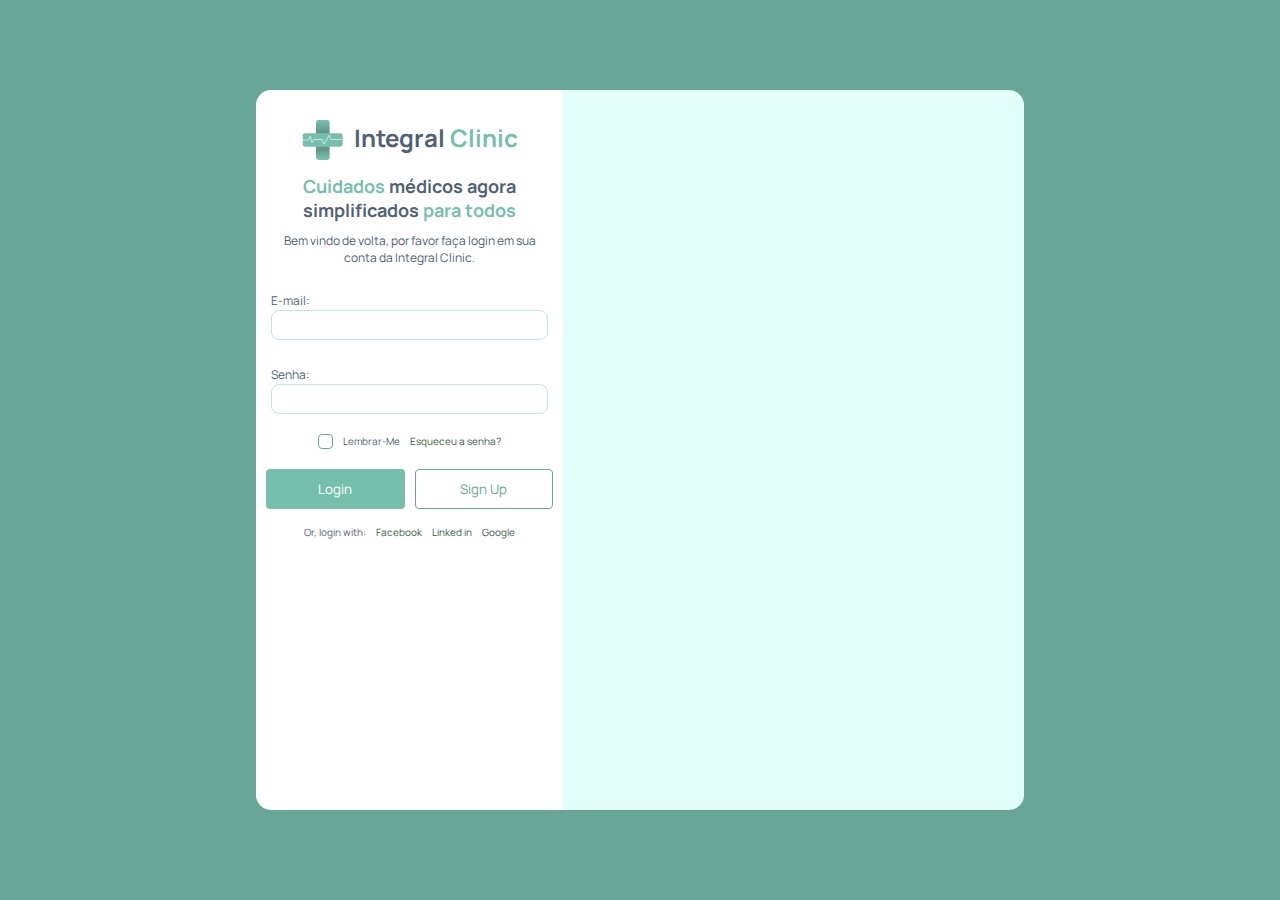
<file: html/login.html>
<!DOCTYPE html>
<html lang="pt-br">

<head>
    <meta charset="UTF-8">
    <meta http-equiv="X-UA-Compatible" content="IE=edge">
    <meta name="viewport" content="width=device-width, initial-scale=1.0">
    <title>Login</title>
    <link rel="stylesheet" href="../css/login.css">
    <link rel="preconnect" href="https://fonts.googleapis.com">
    <link rel="preconnect" href="https://fonts.gstatic.com" crossorigin>
    <link href="https://fonts.googleapis.com/css2?family=Manrope:wght@400;500;700&display=swap" rel="stylesheet">
    <link rel="shortcut icon" href="../img/Logo.png">
</head>

<body>
    <div class="master">
        <div class="container">
            <div class="esq">
                <div class="div-logo">
                    <div>
                        <img src="/img/Group 6.svg" class="logo-img">
                    </div>
                    <div>
                        <h1><a href="/html/index.html">Integral <span>Clinic</span></a></h1>
                    </div>
                </div>
                <div class="conteudo">
                    <h1 class="texto"> <span>Cuidados</span> médicos agora simplificados <span>para todos</span> </h1>
                    <div class="sub">
                        <h3 class="subtitulo">Bem vindo de volta, por favor faça login em sua conta da Integral Clinic.
                        </h3>
                    </div>
                    <br>
                    <div class="input-email">
                        <div class="questionario">
                            <label for="email">E-mail: </label>
                            <br>
                            <input type="text" name="email" id="email">
                        </div>
                    </div>
                    <br>
                    <div class="input-senha">
                        <div class="questionario">
                            <label for="senha">Senha: </label>
                            <br>
                            <input type="password" name="senha" id="senha">
                        </div>
                        <br>
                    </div>
                    <div class="erro">
                        <p>Log in or Password incorrect. Please try again*</p>
                    </div>
                    
                    <div class="checkbox">
                        <input class="checkEdit" type="checkbox" name="check" id="check">
                        <label for="check">Lembrar-Me</label>
                        <a class="link" href="#">Esqueceu a senha?</a>
                    </div>
                    <div class="btns">
                        <button id="btn_1" class="btn_1">Login</button>
                        <button class="btn-2">Sign Up</button>
                    </div>
                    <div class="textinho">
                        <p>Or, login with:</p>
                        <a href="#">Facebook</a>
                        <a href="#">Linked in</a>
                        <a href="#">Google</a>
                    </div>
                </div>
            </div>
            <div class="dir">
                <iframe class="animacao" src="https://embed.lottiefiles.com/animation/139869"></iframe>
            </div>

        </div>
    </div>
    <script src="../js/login.js"></script>
</body>

</html>
</file>
<file: css/style.css>
* {

    margin: 0;
    padding: 0;
    border: 0;
    box-sizing: border-box;
    font-family: 'Manrope', sans-serif;
    list-style: none;
    text-decoration: none;
}


.accordion{

    width: 100%;
}

/* .accordion .accordion-button botao-mensagem{

    background-color: #76bfac4f;
} */

body {

    background-color: #fff;
    transition: all 0.5s;
}

section {

    height: 569px;
    position: relative;
}

#hero .elipse {
    position: absolute;
    right: 0;
    bottom: 0;
}

#hero .mulher {
    position: absolute;
    bottom: 0px;
    right: 100px;
    z-index: 1;
    height: 600px;
}

#hero{
    height: 70vh;
}

.menu {
    
    display: flex;
    justify-content: space-between;
}

.container-menu{
    align-items: center;
    display: flex;
}


.menu-mobile{
    position: absolute;
    display: none;
}

.links {

    display: flex;
    align-items: center;
    gap: 40px;

}

.item-menu {

    color: #506175;
    font-weight: 400;
    font-size: 14px;
}

.item-menu.logo {

    font-weight: 700;
    font-size: 24px;
    color: #506175;
    display: flex;
    gap: 10px;
   

}

.item-menu.logo .clinic {

    color: #76BFAC;
    font-weight: 600;
}

.btns-login-register {

    gap: 10px;
    display: flex;
    align-items: center;
}

.btns-login-register .login {

    background: none;
    font-size: 14px;
    font-weight: 500;
    color: #506175;

}

.btns-login-register .register {

    background-color: #68A797;
    color: white;
    width: 131px;
    height: 44px;
    border-radius: 10px;
    font-size: 14px;
}

.content {

    margin: 0 auto;
    width: 80%;
    height: 100%;

}

.menu {

    display: flex;
    height: 50px;
    margin-top: 56px;

}

.menu ul {
    margin-right: 40;
    display: flex;
    gap: 40px;
   
}

#hero .content .info {
    
    margin-top: 100px;
    width: 600px;

}

#hero .content .info .titulo {

    color: #76BFAC;
    font-size: 49px;
}

#hero .content .info .divisao-titulo {

    color: #506175;
}

#hero .content .info .text {

    font-size: 13px;
    color: #696969;
    margin-top: 24px;
}

#hero .content .info .contate {

    width: 174px;
    height: 49px;
    color: white;
    background-color: #68A797;
    border-radius: 10px;
    margin-top: 24px;
}

#MobileMenu {

    display: none;
    
}

.solucao {
    width: 287px;
    height: 226px;

}

.solucao {
    width: 100%;
    height: 270px;
    /* margin-top:144px ; */
    display: flex;
    flex-direction: column;
    align-items: center;
    /* padding: 40px; */


}

.solucao h3 {
    margin-top: 100px;
    font-family: 'Manrope';
    font-style: normal;
    font-weight: 700;
    font-size: 14px;
    line-height: 20px;
    color: #68A797;

}

.solucao h1 {

    font-family: 'Manrope';
    font-style: normal;
    font-weight: 700;
    font-size: 32px;
    line-height: 40px;
    color: #506175;

}

.box1 {

    width: 287px;
    height: 226px;
    background-color: #fff;
    border-top: solid 2px #76BFAC;
    box-shadow: #0000001e 0px 0px 40px 1px;
    display: flex;
    justify-content: center;
    align-items: center;
    border-radius: 0px 0px 10px 10px;
}


.containerTexto {
    width: 80%;
    margin-top: -10px;
}

#servicos {
    display: flex;
    align-items: center;
    justify-content: center;
    width: 100%;
    height: 100%;
    gap: 30px;

}

.mulher img {
    position: absolute;
    height: 590px;

}

.box1 h1 {
    font-family: 'Manrope';
    font-style: normal;
    font-weight: 700;
    font-size: 14px;
    line-height: 28px;
    color: #506175;

    gap: 12px;


}

.box1 p {
    font-family: 'Manrope';
    font-style: normal;
    font-weight: 400;
    font-size: 12px;
    color: #696969;



}

.navFinal {

    display: flex;
    justify-content: center;
}

.nav_text {
    margin-top: 30px;
    text-align: center;
}

.navFinal h1 {
    font-family: 'Manrope', sans-serif;
    font-size: 25px;
    color: #506175;
}

.navFinal h3 {
    font-family: 'Manrope', sans-serif;
    font-size: 15px;
    color: #506175;
}

.containerFim {

    width: 100%;
    background-color: #E2FFF8;
    display: flex;
    justify-content: space-evenly;
    align-items: center;
    margin-top: 30px;
}

.containerFim img {
    margin-top: 30px;

}

.containerFim p {
    font-family: 'Manrope', sans-serif;
    color: #506175;
    text-align: justify;
    font-size: 20px;

}

.texto2 {
    justify-content: center;
    width: 400px;


}

.textoBaixo .estudante h2 {

    font-weight: bold;
    font-family: 'Manrope', sans-serif;
    color: #506175;
    font-size: 13px;
}


.texto2 h3 {

    font-family: 'Manrope', sans-serif;
    color: #506175;
    font-size: 12px;
}



.textoBaixo {
    margin-top: 3%;
    display: flex;
    align-items: center;
    justify-content: space-around;
}

.container_2{

    width: 100%;
    height: 500px;
    background-color: #f4f4f4;
}

body.dark-mode .container_2{

    background-color: #2c2c2c;
}



.container_2 span {
    color: #76BFAC;
}

.container_2 {
    font-family: 'Manrope', sans-serif;
    color: #506175;
    width: 100%;
    display: flex;
    align-items: center;
    justify-content: center;
    gap: 9%;

    margin-top: 150px;

}

.texto1 {
    margin-bottom: 5%;
    margin-left: 7%;

}

.texto1 p {
    width: 500px;
}

.itens {
    width: 100%;
    display: flex;
    gap: 10%;
    margin-top: -90px;
}


.itens ul li {
    list-style: none;
}

.itens_social {
    width: 200px;

}

.login a {
    color: #000000;
}

.itens_social ul {
    display: flex;
    gap: 15px;
}

.agend {
    margin-top: 70px;


}

.text4 {

    color: #68A797;
    font-family: 'Manrope';
    font-style: normal;
    font-weight: 700;
    font-size: 14px;
    line-height: 20px;
    margin-top: 10px;
}

.direita {
    width: 36%;
    height: 80px;
    margin-left: 61px;
    text-align: start;
}

.text5 {
    font-family: 'Manrope';
    font-style: normal;
    font-weight: 700;
    font-size: 32px;
    line-height: 40px;
    color: #506175;
    margin-top: 70px;
}

.Saude {
    margin-top: 30px;

    font-family: 'Manrope';
    font-style: normal;
    font-weight: 400;
    font-size: 14px;
    color: #696969;


}

.texto-footer{

    width: 550px;
}

footer{
    width: 100%;
    display: flex;
    justify-content: space-evenly;
}

body.dark-mode .container_2 .lista-footer .itens-lista-footer{

    color: #696969;
}

.subtitulo{

    font-size: 20px;
    font-weight: 700;
    color: #506175;
}

body.dark-mode .subtitulo{

    color: #E2FFF8;
}

.siconRedes{

    display: flex;
    gap: 15px;
}

.container {
    display: flex;
    justify-content: center;
    margin: 0 auto;
    width: 100%;
    padding: 50px;

}

.especialistas {
    font-family: 'Manrope';
    font-weight: 600;
    font-size: 14px;
    color: #506175;
    margin-left: 2px;


}

.btn {
    background: #76BFAC;
    border-radius: 10px;
    padding: 16px 36px;
    gap: 10px;
    margin-top: 26px;
    color: #fff;
    width: 236px;
    height: 52px;
    

}

.correto {
    width: 24px;
    height: 24px;
    margin-left: 1px;

}



.text-img {
    display: flex;
    gap: 12px;
    margin-top: 21px;
    


}

.text2-img {
    /* display: flex; */
    /* gap: 12px; */
    margin-top: 25px;




}

.logo.footer{

    font-weight: 700;
    color: #506175;
    font-size: 20px;
    gap: 20px;
}



.box1 {}

.menu-burguer {
    display: none;
    
}

.itens-menu {
    align-items: center;
    display: flex;
       
}

.imagem-mobile img {
    display: none;
}
.login a{
    color:#506175;
}
.contate a {
    text-decoration: none;
    color: #fff;
}

@media screen and (max-width: 850px) {
    
    #MobileMenu{
        background: none;
        display: block;
    }
    .itemMenuMobile {
        display: flex;
        flex-direction: column !important;
        gap: 10px!important;
    }
    .text-img{
        display: flex;
        justify-content: center;
    }
    .menu{
        width: 100%;
        display: flex;
        justify-content: center;
    }
    .mulher {
        display: none;

    }

    footer{

        flex-direction: column;
        text-align: center;
        gap: 40px;
    }

    .subtitulo{

        text-align: center;
        
    }



    .container_2{

        background: none;
        height: 770px;
    }

    .texto-footer{

        width: 300px;
        margin: 0 auto;
    }

    .links{
        display: none;
    }

    .elipse {
        display: none
    }
/* 
    . {
        display: flex;
        flex-direction: column;
        display: none;
    } */

    .menu-mobile{
        left: 0;
        margin: 0;
        width: 100%;
        height: 150px;
        background-color: white;
        /* box-shadow: #0000001e 0px 0px 20px 1px; */
        margin-bottom: 30px;
        top: -250px;
        z-index: 4;
        display: block;
        transition: all 0.5s;
    }

    .menu-mobile.active {
        top: 60px !important;
        transition: all 0.5s;
    }

    .conteudo-menu-moblie{

        width: 190px;
        margin: 0 auto;
        height: 100px;
        text-align: center;
        padding-top: 15px;
    }

    .itemMenuMobile .item-menu{
        border-bottom: solid 1px #5061752a;
        height: 20px;
    }
    
 

    .info {

        width: 100% !important
    }

    .content {
        width: 100%;
    }

    .titulo {
        text-align: center;
    }

    #hero .content .info .titulo {
        font-size: 30px;
    }

    #hero .content .info .text {
        font-size: 10px;
        width: 90%;
        margin-left: 5%;
    }

    .text {
        text-align: center;
    }

    .contate {
        display: none;
    }

    .btns-login-register {
        display: none;
    }

    .menu-burguer {
        scale: 1.5;
        display: block;
        background: none;
    }

    .itens-menu {
        align-items: center;
        display: flex;
    }

    .imagem-mobile img {
        width: 100%;
        display: block;
    }

    .icon-logo img {
        height: 40px;
    }

    header {
        
        margin-bottom: -60px;
    }

    .solucao {
        margin-top: -80px;
        width: 100%;
    }

    .solucao h1 {
        text-align: center;
    }

    #servicos {
        display: flex;
        flex-direction: column;
    }
    .esquerda{
        display: none;
    }
    .container{
        padding: 0;
        width: 100%;
    }
    .direita{
        width: 95%;
        margin: 0;
        text-align: center;
    }
    #avaliacoes{
        margin-top: 130%;
    }
    .homem{
        display: none;
    }
    .texto2{
        width: 80%;
        text-align: center;
    }
    .container_2{
        display: block;
        margin-top: 20px;
       
    }

    .texto1{
        
        text-align: center;
        margin: 0;
        padding: 0;
    }
    .fim-txt p{
        width: 95%;
    }
    .fim-txt{
        display: flex;
        justify-content: center;
    }
    .itens{
        gap: 5%;
        width: 100%;
        margin: 0;
        margin-top: 20px;
    }

    .itens p{
        font-size: 11px ;
    }
    .itens h3{
        font-size: 15px ;
    }
}

.container-restrita{

    width: 100%;
}

.content-restrita{

    width: 1700px;
    margin: 0 auto;
}

.assunto{

    font-weight: 700;
}

.assunto-conteudo{

    font-size: 14px;
    font-weight: 500;
}



@media screen and (max-width: 1370px) {
    #hero .mulher{

        height: 90%;
    }
    #hero .elipse{

        height: 45%;
    }
}

/* Dark Mode styles */

body.dark-mode {
    background-color: #1e1e1e;
    color: #e6e6e6;
    transition: all 0.5s;
}

body.dark-mode a {
    color: #fff;
}

/* Update the styles of specific elements in dark mode */
/* Example: */

.dark-mode-toggle{

    background: none;
    color: #696969;
}

body.dark-mode .item-menu {
    color: #fff;
}

body.dark-mode .logo {
    color: #f4f4f4;
}

body.dark-mode .register {
    color: #fff;
}

body.dark-mode button{

    color: white;
}

body.dark-mode #hero .content .info .divisao-titulo {

    color: white;
}

body.dark-mode p{

    color: #696969;
}

body.dark-mode h1{

    color: #fff;
}

body.dark-mode h2{

    color: #fff;
}

body.dark-mode h3{

    color: #76BFAC;
}

body.dark-mode .itens h3{

    color: #fff;
}


body.dark-mode .box1{

    background-color: #2c2c2c;
}

body.dark-mode .box1 p{

    color: #acacac;
}

body.dark-mode .containerFim{

    background-color: #2c2c2c;
}

body.dark-mode .textoBaixo h2{

    color: #fff;
}
</file>
<file: css/cotratar.css>
*{

    margin: 0;
    padding: 0;
    box-sizing: border-box;
    font-family: Manrope;
}

button{

    cursor: pointer;
}

.pop-up.fechado{

    opacity: 0;
    transition: all 0.5s;
    display: none;
}

.pop-up{

    width:80%;
    height: 90%;
    background:#ffffff;
    position:fixed;
    top: 5%;
    right: 50%;
    transform: translateX(50%);
    border-radius: 30px;
    box-shadow: 0px 0px 40px 1px #0000003d;
    opacity: 1;
    display: block;
    transition: all 0.5s;
    z-index: 100;
}

.open{

    background:none;
    border: none;
}


.tudo{

    filter: blur(0.5rem);
    transition: all 0.5s;
}

.tudo.aberto{

    filter: none;
}

.container-infos{

    height: 100%;
    background-color: aliceblue;
    display: flex;
    gap: 10px;
}

.conteudo-PopUp{

    width: 98%;
    margin: 0 auto;
    padding-top: 10px;
    padding-bottom: 10px;
    height: 100%;
    
}

.parte-baixo{

    display: flex;
    height: 77.5%;
    gap: 10px;
    padding-top: 1%;
    padding-bottom: 10px;
}

.popUp-esquerda{

    width: 70%;
}

.popUp-direita{

    height: 100%;
    width: 30%;
    border-radius: 10px;
    box-shadow: 0px 0px 30px 1px #0000000c;
}

.tudo.aberto{

    filter: none;
}

.search-medicos{
    text-align: center;
    border: none;
    font-weight: 500;
    font-size: 20px;
    background:none;
    color: rgba(80, 97, 117, 0.48);
}

.search-medicos:focus{

    border: none;
}

.search-medicos[type=text]{

    color: rgba(80, 97, 117, 0.48);
}


.input-search{

    width: 100%;
    display: flex;
    align-items: center;
    background-color: #f4f4f4;
    
}


.lupa-icon{

    position: absolute;
    right: 30px;
    scale: 1.5;
    color: rgba(118, 191, 172, 1);
}

.btn-search{

    background-color: rgba(226, 255, 248, 0.863);
    border: 0;
    margin-top: 1%;;
    color: rgba(118, 191, 172, 1);
    font-size: 20px;
    font-weight: 500;
}

.tamanho {

    width: 100%;
    height: 50px;
    border-radius: 10px;
}

.box-medico{

    height: 195px;
    width: 242px;
    background-color: rgb(255, 255, 255);
    border-radius: 10px;
    box-shadow: 0px 0px 30px 1px #0000000c;
}

.box-medico.cima{

    margin-bottom: 10px;
}

.colunas{
    display: flex;
    justify-content: space-between;
    width: 100%;
}

.descricao-card{
    display: flex;
    flex-direction: column;
    padding-top: 10px;
    height: 25%;
    width: 100%;
}

.descricao-card .titulo-card{

    font-weight: 600;
}

.descricao-card p{
    font-size: 12px;
}

.selecao-card{

    height: 55%;
    width: 100%;
    display: flex;
    flex-direction: column;
    max-height: 100%;
    overflow: scroll;
    gap: 20px;
    scrollbar-width: none;
    z-index: 1;
}

.selecao-card::-webkit-scrollbar {
    width: 5em;
  }

.btn-marcar-consulta{

    height: 15%;
    width: 100%;
}

.btn-marcar-consulta .btn-marcar{

    height: 100%;
    width: 100%;
    background-color: #E2FFF8;
    border: none;
    border-radius: 10px;
    color: #68A797;
    font-size: 14px;
}

.card-doutor{
    display: flex;
    height: 40%;
    
}

.card-doutor .foto img{

    height: 100%;
    border-radius: 50%;
}

.card-doutor .info-doutor h6{

    font-weight: 700;
}

.info-doutor div h6{

    color: #506175;
}

.card-doutor .info-doutor p{

    font-size: 12px;
    color: #696969;
}

.card-doutor .info-doutor{

    padding-left: 10px;
    display: flex;
    flex-direction: column;
}

.espaco-arrow{

    display: flex;
    justify-content: end;
    margin-top: -20px;
    background: none;
}


.box-conteudo{

    width: 90%;
    margin: 0 auto;
    height: 100%;

}

.distancia{

    width: 100%;
    padding-top: 10px;
    height: 20%;
    display: flex;
    flex-direction: column;
}

.swipe{

    width: 100%;
    height: 0px;
    display: flex;
    align-items: center;
    margin-top: 10px;
}

h6{

    font-size: 16px;
    color: #506175;
}

.swipe input:active{

    background-color: #68A797;
    ;
}

.valores{

    display: flex;
    width: 101%;
    justify-content: space-between;
    margin-top: 5px;
}

.valores .esquerda{

    font-size: 12px;
    color: #696969;
}

.valores .direita{

    font-size: 12px;
    color: #696969;
}


.circulo.esquerda{

    width: 16px;
    height: 15px;
    border:solid 3px #fff;
    background-color: #68A797;
    border-radius: 50%;
    z-index: 10;

}



.titulo-distancia h6{

    font-weight: 700;
    color: #506175;
}

.swipe input{

    -webkit-appearance: none;
    height: 3px;
    width: 100%;
    border-radius: 5px;
    background-color: #E0EBE8;
    transform: translateX(-10px);
    z-index: 1;
}

.swipe input::-webkit-slider-thumb{
    -webkit-appearance: none;
    width: 15px;
    height: 15px;
    background-color: #68A797;
    border-radius: 50%;
    border: solid 3px #fff;
}

.generos{

    width: 100%;
    height: 30%;
}  

.generos .doutores {

    font-weight: 700;
    color: #506175;
}

.generos form .mulher-check{

    display: flex;
    align-items: center;
}

.generos form input{

    -webkit-appearance: none;
    border: solid 1px #76BFAC;
    background-image: u;
    border-radius: 4px;
    width: 15px;
    height: 15px;
}

.generos form  input:checked{

    background-color: #76BFAC;
    background-image: url(/img/117_vector.svg);
    background-position: center;
    background-size: 90%;
    background-repeat: no-repeat;
    background-position-y: 70%;
}

.check{

    gap: 10px;
}

.generos form .homem-check{

    display: flex;
    align-items: center;
}

.generos form .ambos-check{

    display: flex;
    align-items: center;
}

.selecao-areas h6{

    font-weight: 700;
    color: #506175;
}

.fileira{

    display: flex;
    justify-content: space-between;
}

.btn-area{

    width: 45%;
    height: 30px;
    margin-top: 15px;
    border-radius: 10px;
    border:none;
    border-bottom: 2px solid #76BFAC;
    background-color: #E2FFF8;
    color: #76BFAC;
    display: flex;
    justify-content: center;
    cursor: pointer;
    transition: all 0.5s;
}

.btn-area.selecionado{

    border-bottom: none;
    transform: translateY(2px);
    transition: all 0.5s;
}

.primeiro{

    margin-top: -10px;
}

.aplicar{

    width: 100%;
    height: 30px;
    margin-top: 10px;
    border-radius: 10px;
    border:none;
    color: #76BFAC;
    background-color: #E2FFF8;
}



@media screen and (max-width: 1300px) {

    .tamanho{

        height: 30px;
        font-size: 14px;
    }

    .popUp-direita{

        width: 20%;
    }

    .parte-baixo{
        
        justify-content: space-between;
    }

    .btn-area{

        font-size: 14px;
        align-items: center;
    }

    .popUp-esquerda{

        justify-content: space-between  ;
        width: 80%;
    }

}

@media screen and (max-width: 1150px) {
    
    .box-medico{

        width: 200px;
    }
}

@media screen and (max-width: 900px) {

    .box-medico{

        width: 150px;
    }

    .btn-area{

        font-size: 10px;
    }
}

@media screen and (max-width: 800px) {

    .pop-up{

        width: 100%;
        height: 100%;
        top: 0;
        border-radius: 0px;
    }
    
.tamanho{
    height: 30px;
}

.search-medicos[type=text]{

    font-size: 12px;
}

.btn-search{

    font-size: 15px;
}

.lupa-icon{

    scale: 1.1;
}

.popUp-direita{

    display: none;
}

    .colunas{
        margin-top: 20%;;
        flex-direction: column;
        max-height:100%;
        overflow: scroll;
        align-items: center;
        gap: 10px;
        width: 100%;
    }

    .popUp-esquerda{

        width: 100%;
    }
    
    .box-medico{

        box-shadow: #0000001a;
        width: 300px;
    }

}
</file>
<file: css/contato.css>
* {
    margin: 0;
    padding: 0;
    box-sizing: border-box;
  }



.logo{
  color: #506175;
  display: flex;
  justify-content: center;
  margin-top: 20px;
  align-items: center;
  gap: 20px;
}

.blur{

  position: absolute;
  bottom: 0;
  right: 0;
  filter: blur(200px)
}

.blur2{

  width: 200px;
  height: 200px;
  border-radius: 50%;
  background-color: #76BFAC;
  position: absolute;
  filter: blur(100px);
}

.logo-img{

  height: 40px;
  order: 1;
}

.logo span{
  color: #76BFAC;
}


.container{
    border-radius: 15px;
    
}

body {
  font-family:'Manrope', sans-serif;
  margin: 0;
  padding: 0;
  height: 100vh;
  position: relative;
}

.voltar {
  padding-left: 10px;
  padding-top: 10px;
  display: flex;
  align-items: center;
  z-index: 10;
}

.voltar a{

  color: #506175;
  font-weight: 500;
  text-decoration: none;
}


.container1 {
  max-width: 600px;
  margin: 20px auto;
  padding: 20px;
  background-color: white;
  box-shadow: 0px 0px 30px 1px rgba(0, 0, 0, 0.123);
  border-radius: 30px;
  margin-top: 50px;
  z-index: 2;
  position: relative;
}

h1 {
  text-align: center;
  color: #506175;
}

.contact-form {
  margin-top: 20px;
}

.form-group {
  margin-bottom: 20px;
}

.form-group label {
  display: block;
  font-weight: bold;
  margin-bottom: 5px;
  color: #506175;
}

.form-group input,
.form-group textarea {
  width: 100%;
  padding: 10px;
  border: 1px solid #ccc;
  border-radius: 4px;
  resize: vertical;
  font-family: 'Manrope', sans-serif;
  border-radius: 10px;
}

.form-group textarea {
  height: 100px;
}

.form-group button {
  padding: 10px 20px;
  background-color: #76BFAC;
  color: #ffffff;
  letter-spacing: 2px;
  border: none;
  border-radius: 4px;
  cursor: pointer;
  font-family: 'Manrope', sans-serif;
  opacity: 0.80;
  transition: ease-in 0.2s;
  width: 100%;
}

.form-group button:hover {
  opacity: 1;
  scale: 1.02;
}


@media screen and (max-width: 700px) {
  
  .container1{

    margin-top: 20px;
    box-shadow: none;
  }

  .blur{

    display: none;
  }

  .blur2{

    display: none;
  }

  .logo{

    flex-direction: column;
    gap: 0px;
  }
  
  .logo-img{

    order: 0;
    height: 30px;
  }

  .logo h1{

    font-size: 20px;
  }
}
</file>
<file: css/login.css>
/* font-family: 'Manrope', sans-serif; */

*{
    margin: 0;
    padding: 0;
    border: 0;
    box-sizing: border-box;
    font-family: 'Manrope', sans-serif;
    list-style: none;
    text-decoration: none;
}

body{
    background-image: -moz-linear-gradient(to top, #ECF3F1, #fff);
    background-color: #68A797;
}

.master{
    width: 100%;
    height: 100vh;
    display: flex;
    justify-content: center;
    align-items: center;
    
}

.container{
    display: flex;
    width: 60%;
    height: 80%;
}

.dir{
    background-color: #E2FFF8;
    width: 60%;
    height: 100%;
    display: flex;
    justify-content: center;
    align-items: center;
    border-radius: 0 15px 15px 0;
}

.dir img{
   margin-top: 196px;
}

.esq{
    background-color: #FFFFFF;
    width: 40%;
    height: 100%;
    border-radius: 15px 0 0 15px;
    justify-content: center;
}


.div-logo{
    display: flex;
    justify-content: center;
    margin-top: 15px;
    gap: 10px;
    align-items: center;
}

.logo-img{
    height: 40px;
    margin-top: 15px;
}

.div-logo h1 a{

    color: #506175;
    font-size: 24px
}

.div-logo span{
    color: #76BFAC;
    font-family: 'Manrope', sans-serif;
}


.texto{
    text-align: center;
    color: #506175;
    font-size: 18px;
    
    gap: 5px;
    /* margin-top: 30px; */
}


.texto span{
    color: #76BFAC;
}

.subtitulo{
    text-align: center;
    color: #506175;
    width: 85%;
    margin-top: 10px;
    font-size: 12px;
    font-weight: 400;
}
.input-nome{
    display: flex;
    justify-content: center;
}
.input-email{
    display: flex;
    justify-content: center;
}
.input-senha{
    display: flex;
    justify-content: center;
}
.questionario{
    width: 90%;
}
label{
    
    color: #506175;
    font-size: 12px;
}

input{
    
    width: 100%;
    height: 50px;
    
    border-radius: 8px;
    border: #c7e4dd 1px solid;
    padding-left: 20px;
}

.name{
    margin-top: 20px;
}


.checkbox{
    display: flex;
    justify-content: center;
    gap: 10px;
    margin-top: 20px;
    color: #506175;
}

.checkbox input{
    width: 15px;
    height: 15px;
    padding: 0;
}


.checkbox label{
    font-size: 10px;
    
    
}

.link{
    font-size: 10px;
    
}


button{
    width: 90px;
    height: 15px;
}

.btns{
    display: flex;
    justify-content: center;
    margin-top: 20px;
    
}

.btn_1{
    background-color: #76BFAC;
    color: white;
    border-radius: 4px;
    border: none;
    transition: all 0.3s ease;
    transform: scale(1);
    width: 45%;
    height: 40px;
}

.btn_1:hover{
    transform: scale(1.03);
}

#check{

    appearance: none;
    width: 15px;
    height: 15px;
    background: none;
    border: solid 1px #68A797;
    border-radius: 4px;

}

#check:checked{

    appearance: none;
    width: 15px;
    height: 15px;
    border: none;
    border-radius: 4px;
    background-color: #68A797;
    background-image: url(/img/117_vector.svg);
    background-size: 80%;
    background-repeat: no-repeat;
    background-position: center;

}

.btn-2{
    background-color: white;
    color: #68A797;
    border: #68A797 1px solid;
    border-radius: 4px;
    margin-left: 10px;
    transition: all 0.3s ease;
    transform: scale(1);
    width: 45%;
    height: 40px;
}

.btn-2:hover{
    transform: scale(1.03);
}


.textinho{
    font-size: 10px;
    display: flex;
    justify-content: center;
    gap: 10px;
    color: #506175;
    
    margin-top: 5%;
}

a{
    color: #355B3E;
}

.textinho a{
    text-decoration: none;
}


.erro{
    display: none;
    color: red;
    font-size: 11px;
    margin-left: 30px;
}

.erro.erro_auth{
    display: block;
}


.conteudo{
    margin-top: 3%;
}

.animacao{

    height: 350px;
    width: 350px;
    border: none;
    border-radius: 50%;
}
.sub{
        display: flex;
        justify-content: center;
    }
    

@media screen and (max-width: 1300px) {
    .texto{
        display: block;
    }
    
    input{
        height: 30px;
    }
    .subtitulo{
        text-align: center;
    }
    
}

@media screen and (max-width: 700px){
    .dir{
        display: none;
    }
    .esq{
        width: 100%;
        border-radius: 20px;
    }
    .master{
        width: 100%;
    }
    .container{
        width: 85%;
        height: 75%;
        position: absolute;
    }
    label{
        font-size: 15px;
    }
    .textinho{
        margin-top: 10% ;
    }
    input{
        border: #68A797 solid 1px;
    }
    .checkbox{
        gap: 20px;
    }
    .checkbox label{
        font-size: 15px;
    }
    .checkbox a{
        font-size: 15px;
    }
    .checkbox input{
        margin-top: 3px;
        margin-right: -10px;
    }
    .texto{
        font-size: 23px;
    }
}
</file>
